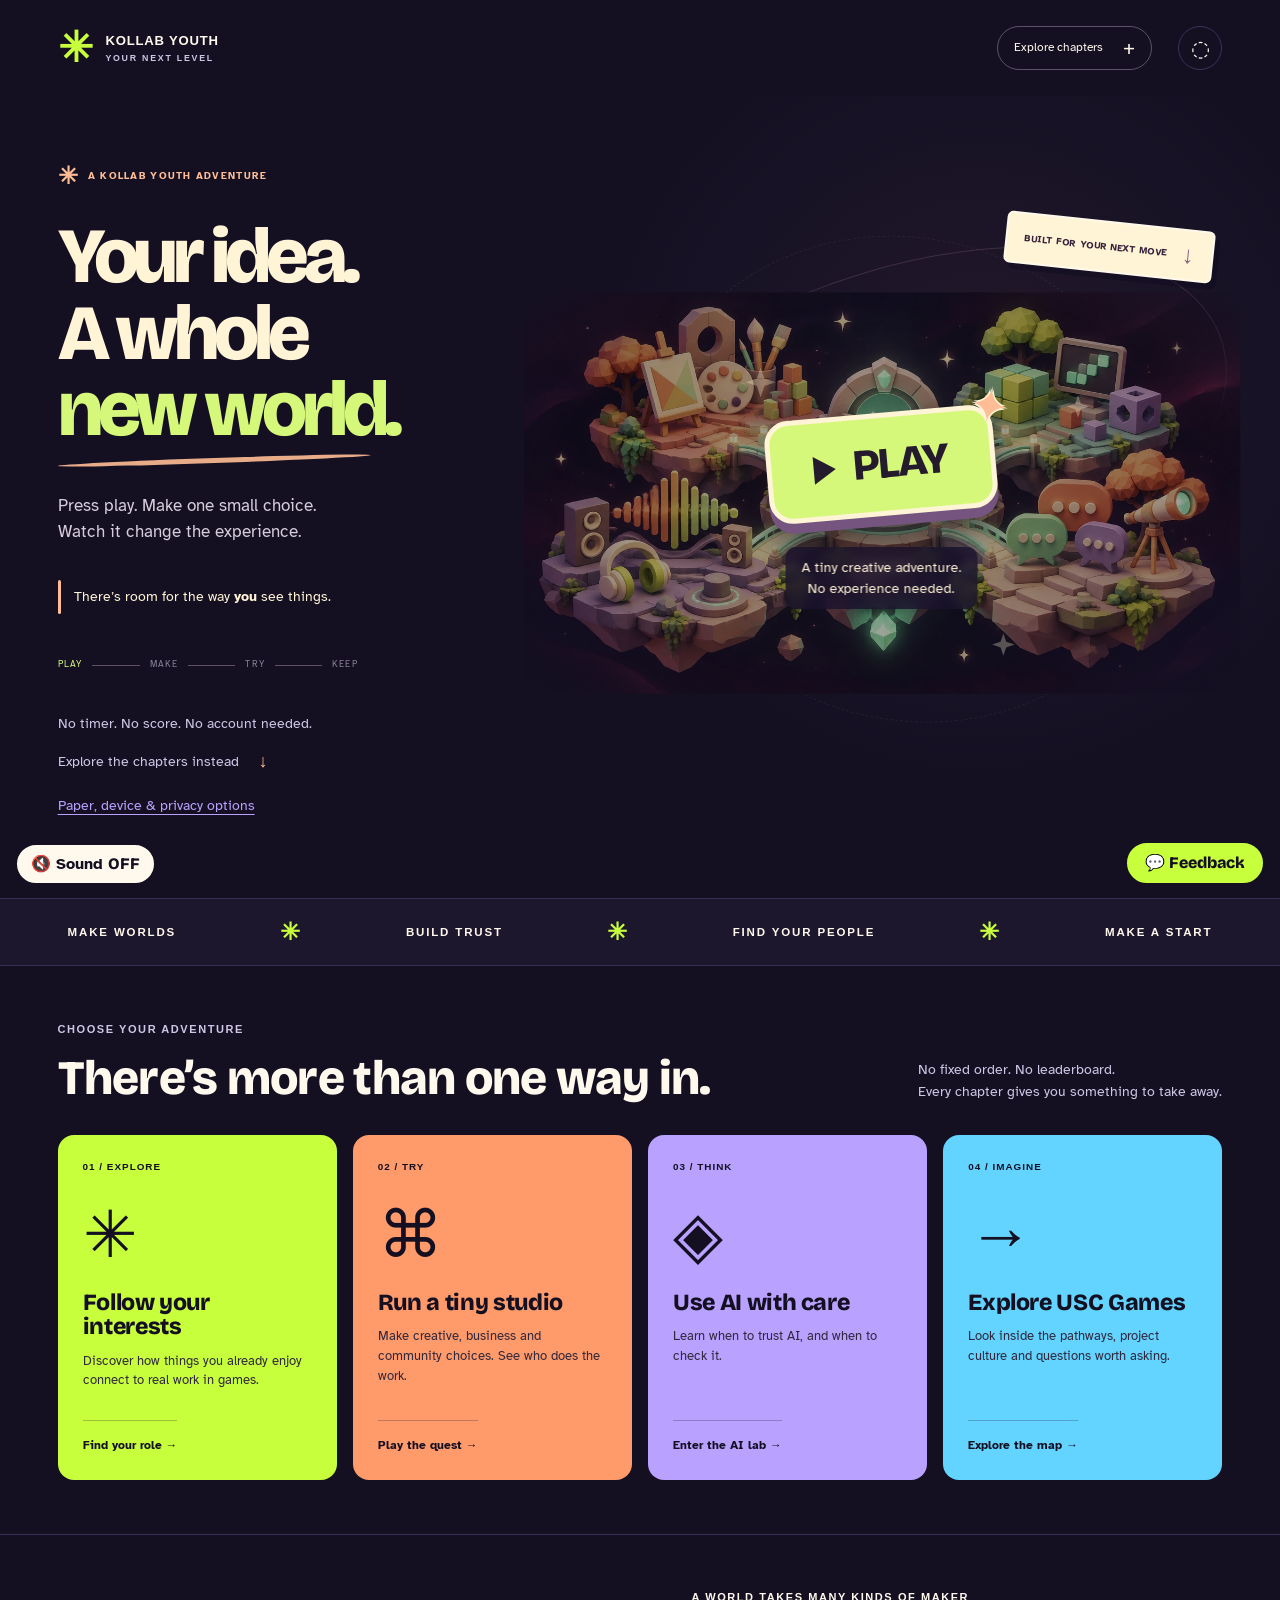
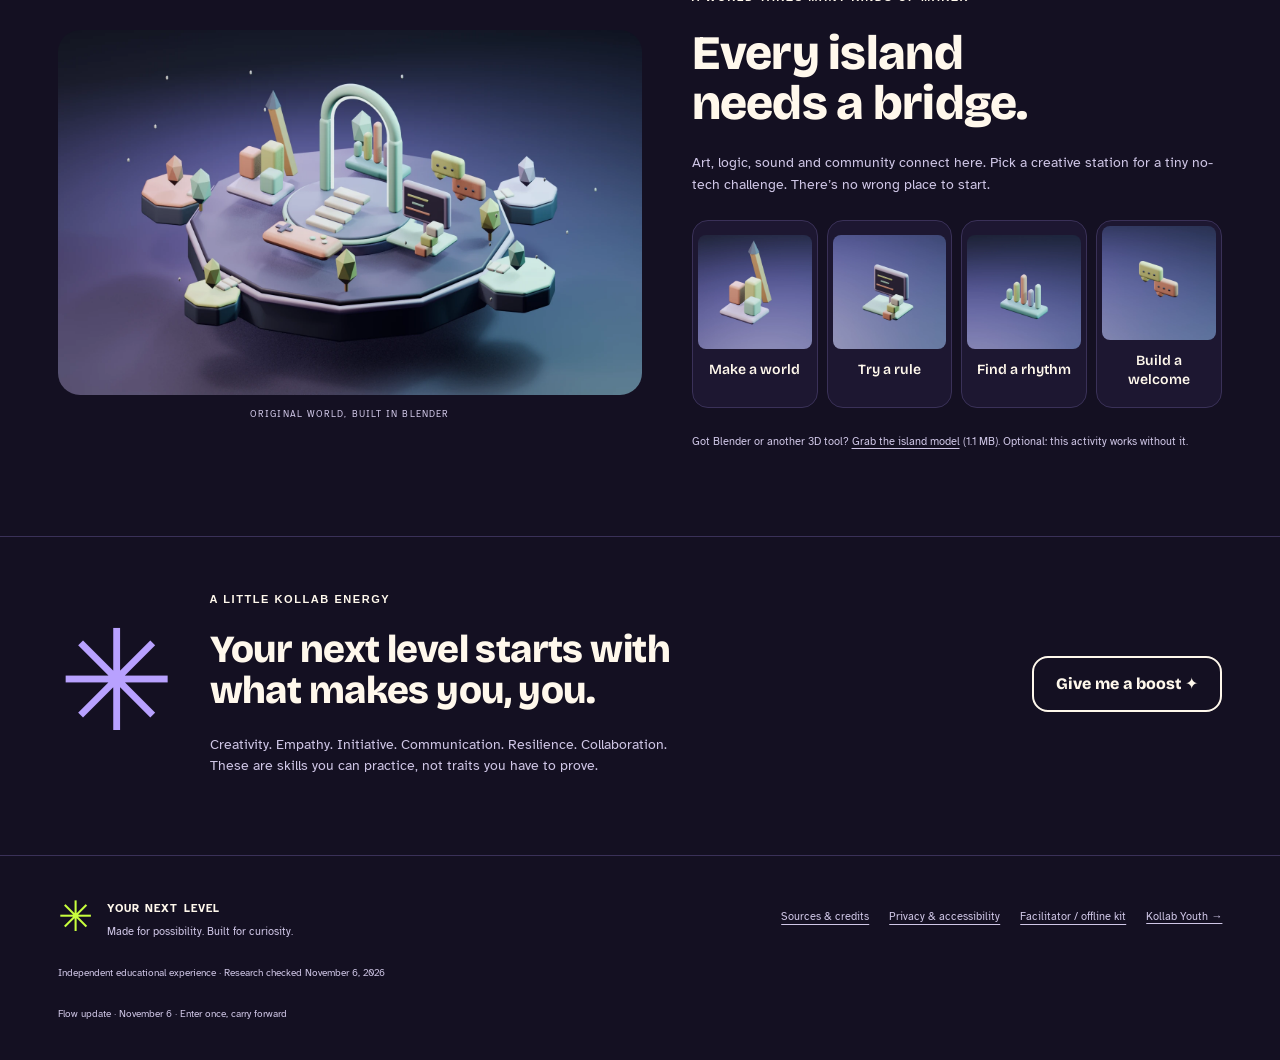
<file: index.html>
<!doctype html>
<!-- STYLE: Quest-log sticker HUD | WHY: first-time teen players need big legible type, chunky tappable choices and a game HUD showing progress at a glance, with the island art as the hero | ALT: the v8 soft-pastel editorial look, rejected because it read adult and tiny on phones -->

<html lang="en">
<head>
  <meta charset="utf-8"><meta name="viewport" content="width=device-width, initial-scale=1">
  <meta name="theme-color" content="#171328">
  <meta name="description" content="Your interests are a starting point. Explore game careers, build thoughtful AI habits, discover USC Games, and make your own next-level plan.">
  <meta name="kollab-version" content="v10.6 (Darby, 2026-11-06)">
  <title>Your Next Level · A Kollab Youth adventure</title>
  <link rel="stylesheet" href="styles.css">
  <link rel="stylesheet" href="arrival.css">
  <link rel="stylesheet" href="learning-support.css">
  <link rel="stylesheet" href="mobile-polish.css">
  <link rel="stylesheet" href="v9.css">
  <link rel="stylesheet" href="makeover.css">
</head>
<body class="home-surface">
  <a class="skip" href="#main">Skip to adventure</a>
  <header class="topbar">
    <a class="wordmark" href="#home" aria-label="Your Next Level home"><span class="brand-icon" aria-hidden="true">✳</span><span>KOLLAB YOUTH<span class="wordmark-sub">YOUR NEXT LEVEL</span></span></a>
    <button class="chapter-toggle" id="chapter-toggle" aria-expanded="false" aria-controls="navigation">Explore chapters <span aria-hidden="true">+</span></button>
    <nav aria-label="Adventure chapters" id="navigation">
      <button data-page="home" class="nav-button active" aria-current="page">Start</button>
      <button data-page="roles" class="nav-button">Find your role</button>
      <button data-page="studio" class="nav-button">Studio quest</button>
      <button data-page="ai" class="nav-button">AI with care</button>
      <button data-page="usc" class="nav-button">USC Games</button>
      <button data-page="plan" class="nav-button plan-nav">My next move <span id="saved-count" aria-label="saved missions">0</span></button>
    </nav>
    <button class="icon-button" id="motion-toggle" aria-pressed="false" title="Reduce decorative motion">◌ <span class="sr-only">Reduce decorative motion</span></button>
  </header>
  <main id="main">
    <section id="page-home" class="page active" aria-labelledby="home-title">
      <section class="arrival" aria-labelledby="home-title">
        <div class="arrival-copy">
          <span class="arrival-kicker"><span aria-hidden="true">✳</span> A KOLLAB YOUTH ADVENTURE</span>
          <h1 id="home-title">Your idea. <br>A whole <br><span>new world.</span></h1>
          <p class="arrival-lede">Press play. Make one small choice. <br>Watch it change the experience.</p>
          <div class="arrival-caption" id="arrival-caption"><span class="arrival-caption-line"></span><p>There’s room for the way <b>you</b> see things.</p></div>
          <div class="arrival-progress" aria-label="Creative challenge progress"><span class="current" data-arrival-step="0">PLAY</span><i></i><span data-arrival-step="1">MAKE</span><i></i><span data-arrival-step="2">TRY</span><i></i><span data-arrival-step="3">KEEP</span></div>
        </div>
        <div class="arrival-world" id="arrival-world" data-mood="start" data-stage="0">
          <div class="arrival-orbit" aria-hidden="true"></div><div class="arrival-orbit orbit-small" aria-hidden="true"></div>
          <div class="world-sticker" aria-hidden="true">BUILT FOR YOUR NEXT MOVE <span>↓</span></div>
          <div class="world-scene">
            <img id="world-base-art" class="world-illustration" src="assets/higgsfield-creation-island.webp" width="1344" height="752" alt="Four colorful floating creation islands surround an open doorway. Your choices add a route and a goal to this imagined world.">
            <video id="arrival-movie" class="arrival-movie" muted playsinline preload="none" aria-hidden="true" tabindex="-1"></video>
            <svg class="world-overlay" viewBox="0 0 800 480" aria-hidden="true"><defs><filter id="soft-glow"><feGaussianBlur stdDeviation="5"/></filter></defs><path class="route-glow" d="M140 360 Q210 390 285 320 Q345 260 400 215"/><path class="route-line" d="M140 360 Q210 390 285 320 Q345 260 400 215"/><g class="arrival-player" transform="translate(140 360)"><ellipse cx="0" cy="20" rx="20" ry="7" fill="#100a1a" opacity=".35"/><path d="M0-21 19 0 0 21-19 0Z" fill="#d5f87a" stroke="#fff9e9" stroke-width="4"/><circle cx="-5" cy="0" r="2" fill="#21182c"/><circle cx="5" cy="0" r="2" fill="#21182c"/></g><g class="arrival-sprout" transform="translate(405 220)"><path d="M0 0Q-5-23 0-48" fill="none" stroke="#d5f87a" stroke-width="7" stroke-linecap="round"/><path d="M-1-20Q-35-17-24-39Q0-45-1-20M0-32Q30-36 22-55Q-3-54 0-32" fill="#d5f87a" stroke="#fff9e9" stroke-width="3"/><path d="M0-48 0-61" stroke="#fff9e9" stroke-width="3"/><circle cx="0" cy="-67" r="9" fill="#ffb79e" stroke="#fff9e9" stroke-width="3"/></g><g class="arrival-bridge"><path d="M490 330Q550 290 620 315" stroke="#fff9e9" stroke-width="13" fill="none" stroke-linecap="round"/><path d="M490 330Q550 290 620 315" stroke="#ffb79e" stroke-width="7" fill="none" stroke-linecap="round"/><path d="M505 312 507 336M530 302 532 326M555 299 557 323M580 300 582 324M605 305 607 329" stroke="#271a35" stroke-width="3"/></g><g class="world-sparkles" fill="#fff4d6"><path d="m270 105 4 12 12 4-12 4-4 12-4-12-12-4 12-4z"/><path d="m610 135 3 9 9 3-9 3-3 9-3-9-9-3 9-3z"/><path d="m530 390 3 9 9 3-9 3-3 9-3-9-9-3 9-3z"/></g></svg>
            <div class="world-label" id="world-label" hidden><span class="world-label-dot"></span><span id="world-label-text"></span></div>
            <div class="world-note" id="world-note" hidden></div>
            <div class="start-play" id="start-play"><button id="arrival-play" class="giant-play"><span class="play-triangle" aria-hidden="true"></span><span>PLAY</span><span class="play-corner" aria-hidden="true">✦</span></button><p>A tiny creative adventure.<br>No experience needed.</p></div>
          </div>
          <div class="arrival-console" id="arrival-console" hidden></div>
          <div class="arrival-status" id="arrival-status" role="status" aria-live="polite"></div>
        </div>
        <div class="arrival-utility">
          <p class="arrival-access">No timer. No score. No account needed.</p>
          <button class="arrival-skip" id="skip-arrival">Explore the chapters instead <span aria-hidden="true">↓</span></button>
          <button class="arrival-device-link" id="arrival-device-note">Paper, device &amp; privacy options</button>
        </div>
      </section>
      <div class="marquee" aria-label="Many ways into games"><span>MAKE WORLDS</span><b>✳</b><span>BUILD TRUST</span><b>✳</b><span>FIND YOUR PEOPLE</span><b>✳</b><span>MAKE A START</span></div>
      <section class="section-pad" id="adventure-chapters">
        <div class="section-heading"><div><span class="eyebrow">CHOOSE YOUR ADVENTURE</span><h2>There’s more than one way in.</h2></div><p>No fixed order. No leaderboard.<br>Every chapter gives you something to take away.</p></div>
        <div class="chapter-grid">
          <button class="chapter lime" data-go="roles"><span class="chapter-num">01 / EXPLORE</span><span class="chapter-symbol">✳</span><h3>Follow your interests</h3><p>Discover how things you already enjoy connect to real work in games.</p><span class="chapter-link">Find your role →</span></button>
          <button class="chapter peach" data-go="studio"><span class="chapter-num">02 / TRY</span><span class="chapter-symbol">⌘</span><h3>Run a tiny studio</h3><p>Make creative, business and community choices. See who does the work.</p><span class="chapter-link">Play the quest →</span></button>
          <button class="chapter lavender" data-go="ai"><span class="chapter-num">03 / THINK</span><span class="chapter-symbol">◈</span><h3>Use AI with care</h3><p>Learn when to trust AI, and when to check it.</p><span class="chapter-link">Enter the AI lab →</span></button>
          <button class="chapter sky" data-go="usc"><span class="chapter-num">04 / IMAGINE</span><span class="chapter-symbol">→</span><h3>Explore USC Games</h3><p>Look inside the pathways, project culture and questions worth asking.</p><span class="chapter-link">Explore the map →</span></button>
        </div>
      </section>
      <section class="section-pad making-world"><div class="making-visual"><img loading="lazy" src="assets/blender-creation-island-clean.webp" alt="A low-poly floating island with an art station, puzzle towers, sound bars and a community circle, modeled in Blender."><span>ORIGINAL WORLD, BUILT IN BLENDER</span></div><div><span class="eyebrow">A WORLD TAKES MANY KINDS OF MAKER</span><h2>Every island<br>needs a bridge.</h2><p>Art, logic, sound and community connect here. Pick a creative station for a tiny no-tech challenge. There’s no wrong place to start.</p><div class="station-grid"><button data-station="art"><img loading="lazy" src="assets/card-worldmaking.webp" width="640" height="640" alt=""><span>Make a world</span></button><button data-station="logic"><img loading="lazy" src="assets/card-logic.webp" width="640" height="640" alt=""><span>Try a rule</span></button><button data-station="sound"><img loading="lazy" src="assets/card-sound.webp" width="640" height="640" alt=""><span>Find a rhythm</span></button><button data-station="community"><img loading="lazy" src="assets/card-community.webp" width="640" height="640" alt=""><span>Build a welcome</span></button></div><p class="tiny">Got Blender or another 3D tool? <a href="assets/creation-island.glb" download>Grab the island model</a> (1.1 MB). Optional: this activity works without it.</p></div></section>
      <section class="belong-banner section-pad"><span class="giant-asterisk">✳</span><div><span class="eyebrow">A LITTLE KOLLAB ENERGY</span><h2>Your next level starts with<br>what makes you, you.</h2><p>Creativity. Empathy. Initiative. Communication. Resilience. Collaboration.<br>These are skills you can practice, not traits you have to prove.</p></div><button class="button outline" id="home-boost">Give me a boost ✦</button></section>
    </section>

    <section id="page-roles" class="page" aria-labelledby="roles-title" hidden>
      <div class="page-intro"><span class="eyebrow">01 / THE INTEREST EXPLORER</span><h1 id="roles-title">Start with what<br>you <span class="text-lime">care about.</span></h1><p>Pick up to three interests. We’ll suggest places to explore, not decide who you are. You can change your mind anytime.</p></div>
      <div class="interest-layout section-pad"><div><div class="interest-grid" id="interests"></div><p class="tiny">These are starting points, not an aptitude test. Every role is open to explore.</p></div><aside class="signal-card"><span class="eyebrow">YOUR SIGNAL</span><span class="signal-symbol">✳</span><h3 id="signal-title">Curiosity counts.</h3><p id="signal-copy">You don’t need to know your dream job. Notice what you like doing, then try one small thing.</p><span id="selection-count" class="tiny">0 of 3 interests selected</span></aside></div>
      <div class="section-pad"><div class="section-heading"><div><span class="eyebrow">THE GAME INDUSTRY IS A TEAM SPORT</span><h2 id="match-title">Explore all four sides.</h2></div><div class="filters" id="role-filters" aria-label="Filter roles"><button class="filter active" data-filter="all" aria-pressed="true">All areas</button><button class="filter" data-filter="development" aria-pressed="false">Make the game</button><button class="filter" data-filter="monetization" aria-pressed="false">Fund it fairly</button><button class="filter" data-filter="distribution" aria-pressed="false">Reach players</button><button class="filter" data-filter="sentiment" aria-pressed="false">Listen to players</button></div></div><p class="role-glossary">Development means making the game. Monetization is how it is funded. Distribution helps it reach players. Player sentiment is listening to their reactions.</p><p id="role-results-note" class="role-results-note" role="status"></p><div id="role-grid" class="role-grid"></div><button class="button outline role-expand" id="show-more-roles" aria-expanded="false">Explore all roles</button><p class="source-note">Role names vary by studio. “Future-facing” describes evolving work and transferable skills, not a prediction or job guarantee.</p></div>
    </section>

    <section id="page-studio" class="page" aria-labelledby="studio-title" hidden>
      <div class="page-intro"><span class="eyebrow">02 / PLAY THE STUDIO QUEST</span><h1 id="studio-title">Small studio.<br><span class="text-peach">Big decisions.</span></h1><p>Your fictional team is making <em>Common Ground</em>, a cozy game about turning an empty lot into a neighborhood garden. You get to help shape it.</p></div>
      <div class="quest-wrap section-pad"><div class="quest-sidebar"><div class="game-box"><div class="garden-art" aria-hidden="true"><span>✿</span><span>❋</span><span>✿</span></div><span>COMMON GROUND</span><small>A fictional studio simulation</small></div><ol class="quest-steps" id="quest-steps"></ol><p class="tiny">No countdown. No trick answers. Replaying is part of learning.</p></div><div id="quest-content" class="quest-content" aria-live="polite"></div></div>
    </section>

    <section id="page-ai" class="page" aria-labelledby="ai-title" hidden>
      <div class="page-intro"><span class="eyebrow">03 / THE THOUGHTFUL AI LAB</span><h1 id="ai-title">More judgment.<br><span class="text-lavender">Less autopilot.</span></h1><p>Being AI-literate doesn’t mean generating more. It means knowing when AI helps, what to question, and when another tool is enough.</p></div>
      <div class="ai-principles section-pad"><div class="principle"><span>01</span><h3>Start with the need</h3><p>Could paper, a search, a spreadsheet, or your own skills do the job well? “No AI needed” is a smart choice.</p></div><div class="principle"><span>02</span><h3>Make a small test</h3><p>Write a clear brief. If you use AI, try a small output first, reuse useful results, and stop when it meets the need.</p></div><div class="principle"><span>03</span><h3>Check the result</h3><p>Verify facts and code. Check representation, consent, copyright and accessibility. A confident output can still be wrong.</p></div></div>
      <div class="section-pad ai-lab"><div class="section-heading"><div><span class="eyebrow">TRY A REAL-WORLD CHOICE</span><h2>What would you do?</h2></div><div class="mini-tabs" id="ai-tabs"></div></div><div id="ai-scenario" class="scenario-card" aria-live="polite"></div></div>
      <section class="section-pad"><div class="climate-card"><div><span class="eyebrow">ENVIRONMENTAL REALITY CHECK</span><h2>Thoughtful use.<br>Honest limits.</h2></div><div><p>AI uses electricity, and its infrastructure also has water, materials and hardware impacts. The footprint depends on the model, task, data center, energy mix and scale. There isn’t one reliable “grams per prompt” number for every tool.</p><p>Choose the smallest suitable tool, avoid endless regenerations, and prefer reusable work. Text, image and video tasks are not interchangeable. Don’t assume a local model is always greener, or that an AI choice has zero impact.</p><p class="tiny">These are practical habits, not a carbon calculator. Bigger system choices by providers, businesses and policymakers matter too.</p><button class="text-button" data-mission="ai-audit">Add a 20-minute AI audit to my plan →</button></div></div></section>
      <section class="section-pad"><span class="eyebrow">LITERACY THAT TRAVELS</span><h2>Build a process you can explain.</h2><div class="four-grid"><article><span class="tile-icon">?</span><h3>Ask better questions</h3><p>State the task, constraints and what a good result looks like before opening a tool.</p></article><article><span class="tile-icon">⌕</span><h3>Verify one claim</h3><p>Find an independent, reliable source. Keep the link and note what you checked.</p></article><article><span class="tile-icon">◇</span><h3>Protect people</h3><p>Use invented or public practice data. Don’t upload names, private chats, faces or other people’s work without appropriate permission.</p></article><article><span class="tile-icon">↺</span><h3>Show your decisions</h3><p>Keep a tiny log: tool, purpose, what you changed, what you rejected and why. Disclose AI help when required.</p></article></div></section>
    </section>

    <section id="page-usc" class="page" aria-labelledby="usc-title" hidden>
      <div class="page-intro usc-intro"><div><span class="eyebrow">04 / A LOOK INSIDE USC GAMES</span><h1 id="usc-title">One game world.<br><span class="text-sky">Different doors.</span></h1><p>USC Games connects work across the School of Cinematic Arts and the Viterbi School of Engineering. Explore the routes and the questions that help you find a fit.</p></div><div class="usc-stamp" aria-hidden="true"><span>CREATE<br>BUILD<br>COLLAB</span><small>EXPLORE A POSSIBILITY</small></div></div>
      <div class="section-pad"><div class="callout"><b>This is an independent exploration, not an official USC or Kollab publication.</b><p>Programs and applications can change. Use the official links for current requirements, deadlines and costs. USC is one possible route, not the only way into games.</p></div></div>
      <div class="section-pad"><div class="section-heading"><div><span class="eyebrow">UNDERGRADUATE ROUTE FINDER</span><h2>What would you like to make?</h2></div><span class="tiny">Select a route to look closer.</span></div><div class="usc-tabs" id="usc-tabs" role="tablist" aria-label="USC undergraduate routes"></div><article class="usc-detail" id="usc-detail" aria-live="polite"></article></div>
      <section class="section-pad"><span class="eyebrow">HOW TO EXPLORE, BEFORE YOU APPLY</span><h2>Try the questions, not just the label.</h2><div class="three-grid"><article class="explore-card"><span>01 / NOTICE</span><h3>Play like a designer</h3><p>Try a student game or watch a showcase. What is the player trying to do? How does the game teach it? Where does it include or exclude someone?</p><a href="https://games.usc.edu/" target="_blank" rel="noopener">Visit the official USC Games hub →</a></article><article class="explore-card"><span>02 / MAKE</span><h3>Build one tiny thing</h3><p>A paper prototype, a one-room game, a short interactive story or a game-art study can help you test an interest. Keep your first version and your improvements.</p><button class="text-button" data-mission="usc-prototype">Add a prototype mission →</button></article><article class="explore-card"><span>03 / ASK</span><h3>Bring good questions</h3><p>Ask how students form teams, what a first-year project looks like, which tools are supported, and how advising and access needs are handled.</p><button class="text-button" data-mission="usc-questions">Add my visit questions →</button></article></div></section>
      <section class="section-pad"><div class="section-heading"><div><span class="eyebrow">MAKE AN INFORMED NEXT MOVE</span><h2>Application checkpoints.</h2></div></div><div class="checkpoints"><details open><summary>1. Choose the exact degree and school</summary><p>Computer Science (Games) belongs to Viterbi. The BFA pathways listed here belong to Cinematic Arts. Their application processes are different. Read the degree page and the application page together.</p><a href="https://games.usc.edu/degrees" target="_blank" rel="noopener">Official degree overview →</a></details><details><summary>2. Check requirements for your entry route</summary><p>First-year, transfer and graduate applicants have different instructions. Confirm the current application cycle, required materials and any portfolio or supplement directly with the relevant school. This guide does not provide deadline or admission guarantees.</p><a href="https://viterbiadmission.usc.edu/apply/" target="_blank" rel="noopener">Current Viterbi guidance →</a></details><details><summary>3. Plan the full cost and support conversation</summary><p>Look beyond tuition to housing, equipment, travel and supplies. Compare financial aid and net cost, not only a headline price. Ask the university about need-based aid, scholarships, accommodations and support. Do not assume a particular scholarship or admission outcome.</p><a href="https://financialaid.usc.edu/" target="_blank" rel="noopener">USC Financial Aid →</a></details><details><summary>4. Keep more than one good path open</summary><p>Community college, transfer routes, other schools, apprenticeships where offered, community projects and independent practice can also build skills. A degree is one resource; a clear process, teamwork and evidence of what you can do matter too.</p></details></div></section>
      <section class="section-pad"><div class="mentor-note"><span>✦</span><div><h3>A better question than “Am I good enough?”</h3><p>“What could I try next, and who could help me learn from it?” Bring that question to a teacher, counselor, mentor or trusted adult.</p></div></div></section>
    </section>

    <section id="page-plan" class="page" aria-labelledby="plan-title" hidden>
      <div class="page-intro"><span class="eyebrow">05 / YOUR NEXT MOVE</span><h1 id="plan-title">Make it small.<br><span class="text-lime">Make it yours.</span></h1><p>You don’t need a perfect career plan. Choose a little experiment, make something, and notice what you learn.</p></div>
      <div class="section-pad plan-layout"><div><div class="plan-toolbar"><span id="plan-total">Your mission list</span><button class="text-button" id="clear-plan">Reset this session</button></div><div id="mission-list"></div><div class="starter-prompt" id="empty-plan"><span>✳</span><h3>Your next move is waiting.</h3><p>Explore a role and save a mission, or start with this no-tech challenge.</p><button class="button primary" data-mission="paper-game">Make a paper game</button></div><details class="process-notes"><summary>Add optional notes — your choices are already in your missions</summary><span class="eyebrow">OPTIONAL / KEEP YOUR THINKING, TOO</span><h3 id="process-title">What did you try, notice and change?</h3><p>Use your own language, a short phrase or a sketch on paper. These fields stay only in this tab. Leave names and personal details out.</p><div class="reflection-grid"><label>My contribution<textarea data-reflection="made" maxlength="240" rows="3" dir="auto" placeholder="I wrote, drew or changed…"></textarea><span class="reflection-print" data-reflection-print="made">Not added</span></label><label>What I or a tester noticed<textarea data-reflection="observed" maxlength="240" rows="3" dir="auto" placeholder="The player expected… / I was unsure about…"></textarea><span class="reflection-print" data-reflection-print="observed">Not added</span></label><label>One revision<textarea data-reflection="revised" maxlength="240" rows="3" dir="auto" placeholder="I changed… because…"></textarea><span class="reflection-print" data-reflection-print="revised">Not added</span></label><label>My next small step<textarea data-reflection="next" maxlength="180" rows="3" dir="auto" placeholder="Next I will try…"></textarea><span class="reflection-print" data-reflection-print="next">Not added</span></label><label>When feels realistic?<select data-reflection="when"><option value="">Choose, or leave blank</option><option>Today</option><option>This week</option><option>When I have access to what I need</option><option>I will choose on paper</option></select><span class="reflection-print" data-reflection-print="when">Not added</span></label><label>What would help?<select data-reflection="support"><option value="">Choose, or leave blank</option><option>I can start with what I have</option><option>A device or materials</option><option>A trusted person’s feedback</option><option>A teammate</option><option>A quiet place or more time</option><option>I will ask Kollab staff about support</option></select><span class="reflection-print" data-reflection-print="support">Not added</span></label></div><p class="tiny">You can ask a trusted adult or Kollab staff what support is available. This activity does not arrange a mentor, placement or follow-up.</p></details><p class="session-warning plan-session-warning">Only in this tab, not saved to an account. Download before closing or reloading.</p><div class="button-row"><button class="button primary" id="download-plan">Download my plan ↓</button><button class="button outline" id="print-plan">Print / save PDF →</button></div><p class="tiny">Your choices stay in this page’s memory only. They are not sent to a server. Download before closing or reloading. Use initials or invented examples in your own project files.</p></div><aside class="plan-aside"><span class="eyebrow">YOUR SIMPLE LEARNING LOOP</span><h2>Try.<br>Notice.<br><span class="text-lime">Improve.</span></h2><ol><li><b>Today:</b> Choose one 15–30 minute step.</li><li><b>This week:</b> Show a rough version to someone you trust.</li><li><b>Next:</b> Make one change based on feedback.</li><li><b>Keep:</b> A before/after and three sentences about what you learned.</li></ol><button class="button outline" id="plan-boost">One more boost ✦</button></aside></div>
      <section class="section-pad companion-section" aria-labelledby="companion-title"><div class="companion-copy"><span class="eyebrow">OPTIONAL / YOUR TAKE-ALONG CHECKPOINTS</span><h2 id="companion-title">Your next<br>small quest.</h2><p>A little reminder for the next time you make something. Use the four checkpoints in any order, and skip AI when a simpler tool is enough.</p><ol class="companion-steps"><li><b>Make a tiny thing.</b> Sketch a character, write one choice, or build one playful rule.</li><li><b>Test with care.</b> Ask one person what they felt, or test both paths yourself. Change one thing.</li><li><b>If AI helps, ask and check.</b> Use one focused question. Verify the answer. Keep private details out.</li><li><b>Save your proof.</b> Keep your idea, your decisions, and what you learned.</li></ol><p class="tiny">You already have a starting point. Your interests count.</p></div><figure class="companion-art"><img loading="lazy" width="596" height="336" src="assets/canva-mission-cards-saved.webp" alt="Your next small quest: four illustrated checkpoint cards for making, testing, checking AI and saving proof. The complete guidance is in the adjacent text."><figcaption>Original checkpoint artwork created in Canva. This is a small screen preview, not a print-resolution export.</figcaption><p class="tiny">The companion artwork and complete instructions are included here. No Canva account is needed.</p></figure></section>
      <section class="section-pad"><div class="mentor-note"><span>→</span><div><h3>Bring a friend. Switch roles.</h3><p>One person makes, one person tests, then swap. You both get to be the expert and the learner. That is Kollab energy.</p></div></div></section>
    </section>
    <section id="page-facilitator" class="page" aria-labelledby="facilitator-title" hidden><div class="page-intro"><span class="eyebrow">OPTIONAL / FOR A FACILITATOR OR TRUSTED ADULT</span><h1 id="facilitator-title">A small session.<br><span class="text-peach">A real next step.</span></h1><p>Choose a time box and a device setup. This is a suggested workshop plan, not an official Kollab program or a promise of support.</p></div><section class="section-pad"><div class="facilitator-access"><h2>Plan for devices and connectivity.</h2><p>Open the activity by link, or use the downloadable offline kit. No student account or AI subscription is needed. Check school-device restrictions, downloads and printing before the session. Ask permission before sharing anyone’s work.</p><div class="button-row"><a class="button primary" href="assets/kollab-offline-kit.zip" download>Download offline kit ↓</a><a class="button outline" href="workshop-kit.html" target="_blank" rel="noopener">Open printable guide &amp; worksheet →</a></div><p class="tiny">Open index.html from the extracted kit in a modern browser. The activities work offline; official source links need internet. Check downloads, printing and school-device restrictions in advance.</p></div></section><section class="section-pad"><div class="section-heading"><div><span class="eyebrow">KEEP IT FINISHABLE</span><h2>Pick a session length.</h2></div><div class="filters" id="session-times" aria-label="Suggested session duration"><button class="filter active" data-session="5" aria-pressed="true">5 minutes</button><button class="filter" data-session="15" aria-pressed="false">15 minutes</button><button class="filter" data-session="30" aria-pressed="false">30 minutes</button></div></div><div id="session-agenda" class="session-agenda" aria-live="polite"></div></section><section class="section-pad"><div class="three-grid"><article class="explore-card"><span>ONE PERSON / ONE DEVICE</span><h3>Solo is a valid route.</h3><p>Let the learner choose a fictional scene, try both paths, and note what remains uncertain. A partner is an option, not a requirement.</p></article><article class="explore-card"><span>ONE SHARED DEVICE</span><h3>Switch maker and tester.</h3><p>One person suggests a change, another tries it, then swap. Quiet pointing, writing and observing count. Do not collect names or compare scores.</p></article><article class="explore-card"><span>PAPER / LOW CONNECTIVITY</span><h3>Use the same learning loop.</h3><p>Write one instruction, draw a tiny scene, ask what the player can do, and revise one thing. The printable worksheet works without this website.</p></article></div></section><section class="section-pad"><div class="facilitator-debrief"><span class="eyebrow">THREE QUESTIONS, NO PUBLIC PERFORMANCE REQUIRED</span><h2>Make the learning visible.</h2><ol><li>What did you contribute or change?</li><li>What did the test show, and what is still uncertain?</li><li>What is one realistic next step, and what would help?</li></ol><p>Evidence can be a before/after sketch, an instruction, a rule, or a short explanation. Completing clicks is not evidence of job readiness. Ask before showing anyone’s work; opting out of sharing does not reduce participation.</p></div></section><section class="section-pad"><div class="callout"><b>Care, culture and safe participation</b><p>Invite a language, story context or style the learner knows. Offer plain words, a drawing or an optional explanation across languages. Do not ask anyone to represent a whole culture.</p><p>Allow passing, breaks, quiet participation and paper alternatives. If a personal safety concern comes up, pause public discussion and follow your organization’s safeguarding and reporting procedures. Do not ask for sensitive details in this activity or promise secrecy.</p></div></section></section>
  </main>
  <footer><div class="footer-brand"><span class="brand-icon">✳</span><div><b>YOUR NEXT LEVEL</b><p>Made for possibility. Built for curiosity.</p></div></div><div class="footer-links"><button id="sources-button">Sources & credits</button><button id="privacy-button">Privacy & accessibility</button><button data-go="facilitator">Facilitator / offline kit</button><a href="https://kollabyouth.org/" target="_blank" rel="noopener">Kollab Youth →</a></div><p class="tiny">Independent educational experience · Research checked November 6, 2026</p><p class="tiny">Flow update · November 6 · Enter once, carry forward</p></footer>
  <dialog id="detail-dialog"><button class="dialog-close icon-button" aria-label="Close dialog">×</button><div id="dialog-content"></div></dialog>
  <div id="toast" role="status" aria-live="polite"></div>
  <script src="app.js" defer></script>
  <script src="world-art.js" defer></script>
  <script src="arrival-movie.js" defer></script>
  <script src="arrival.js" defer></script>
  <script src="learning-support.js" defer></script>
  <script src="makeover.js" defer></script>
  <script src="feedback.js" defer></script>
</body>
</html>
</file>
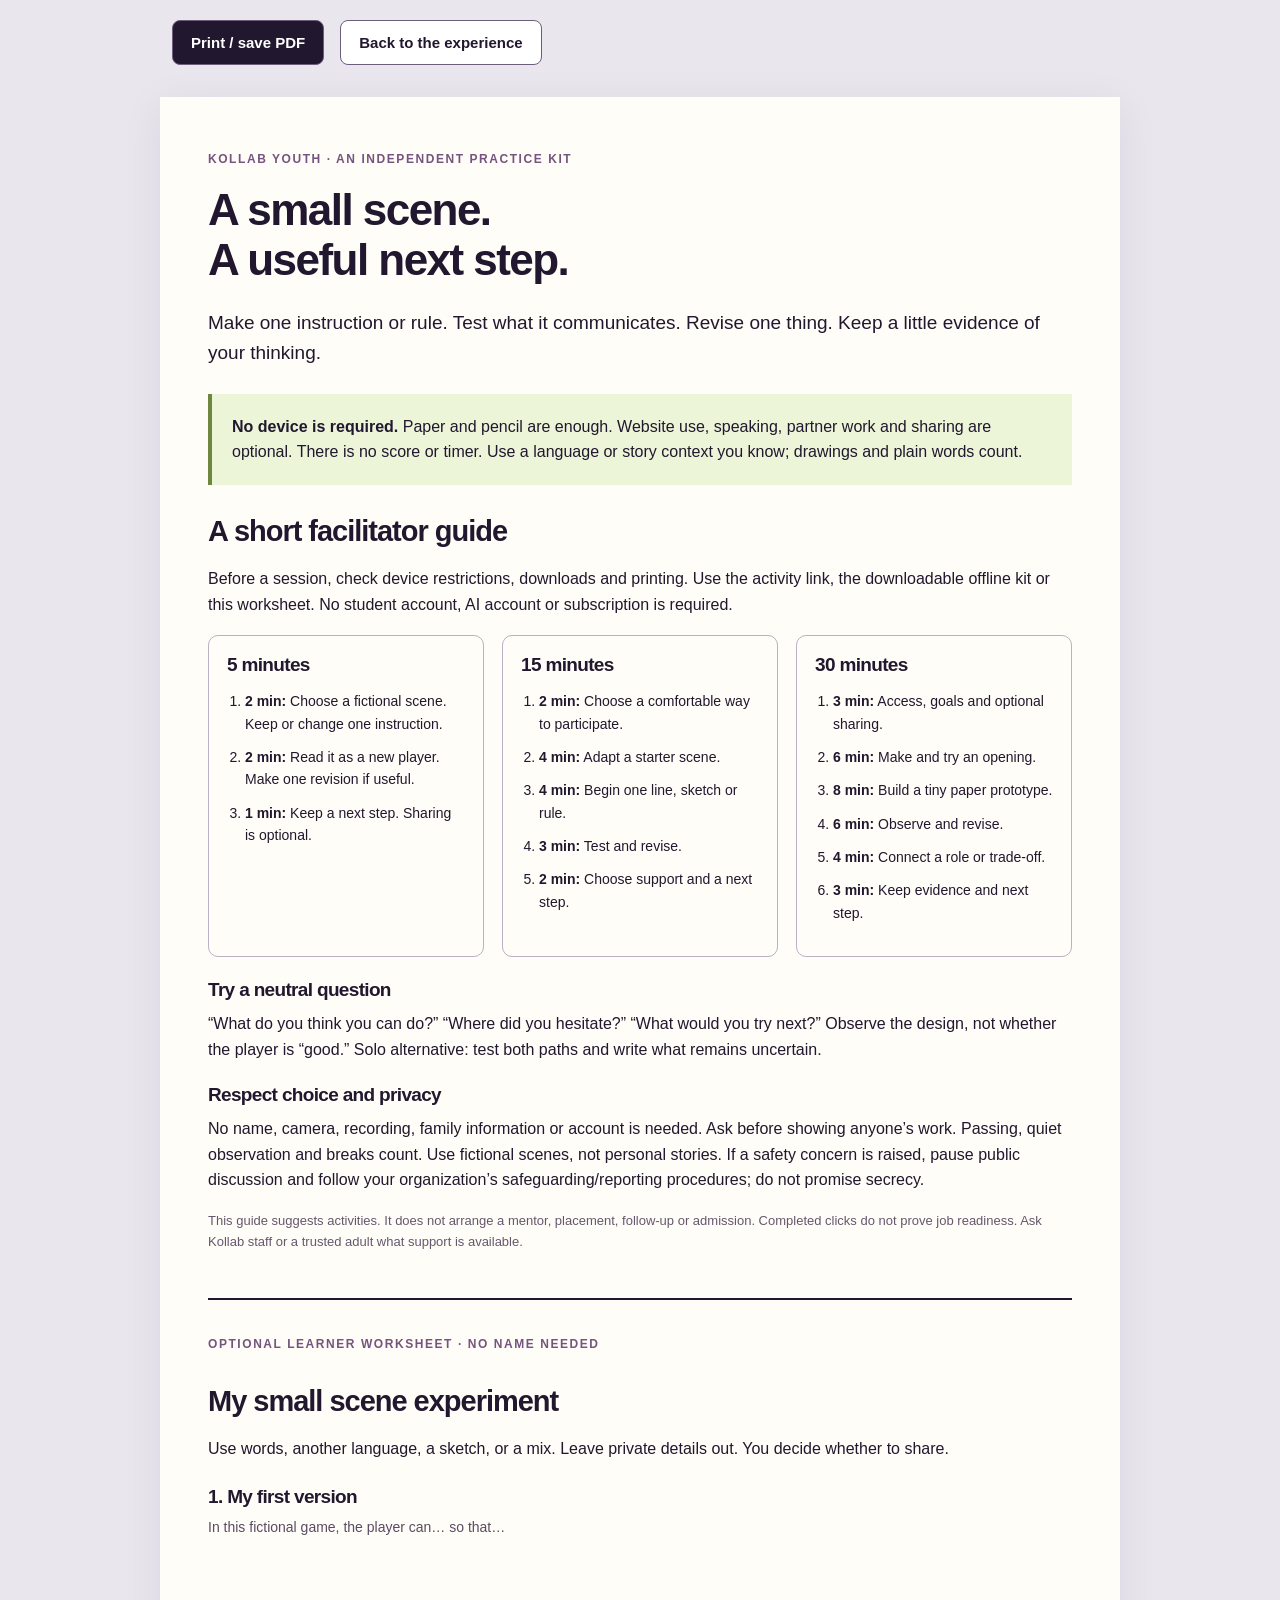
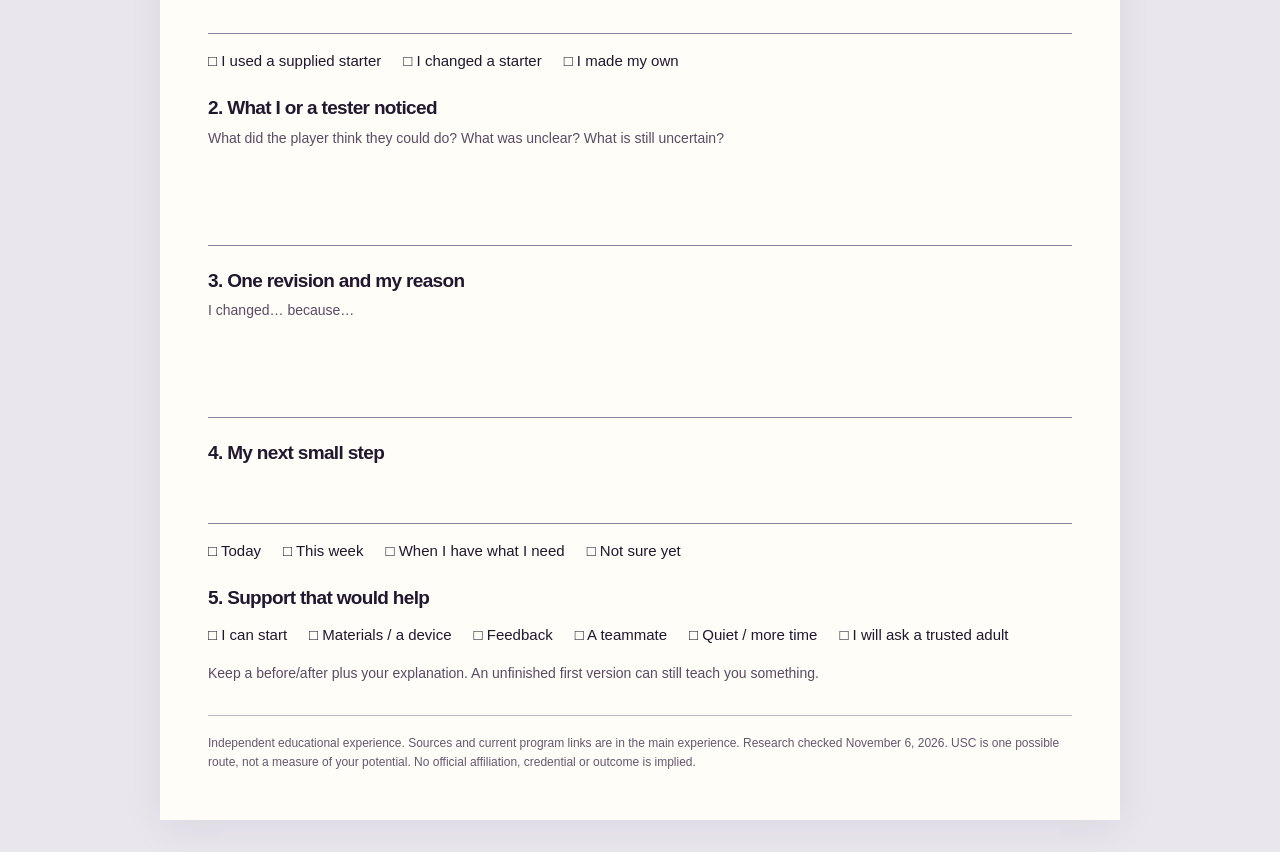
<file: workshop-kit.html>
<!doctype html><html lang="en"><head><meta charset="utf-8"><meta name="viewport" content="width=device-width,initial-scale=1"><title>Kollab Youth · Small Scene Workshop Kit</title><style>
*{box-sizing:border-box}body{margin:0;background:#e9e6ee;color:#21172e;font:16px/1.6 Arial,sans-serif}main{max-width:960px;margin:32px auto;padding:48px;background:#fffdf7;box-shadow:0 8px 40px #21172e12}h1,h2,h3{line-height:1.15;letter-spacing:-.035em}h1{font-size:44px;margin:14px 0 22px}h2{font-size:29px;margin:30px 0 18px}h3{font-size:19px;margin:22px 0 10px}p{margin:0 0 18px}.kicker{font-size:12px;font-weight:bold;letter-spacing:.13em;color:#75547f}.intro{font-size:19px}.callout{background:#edf5d9;border-left:4px solid #6f863f;padding:20px;margin:25px 0}.toolbar{max-width:960px;margin:20px auto;display:flex;gap:16px;align-items:center;padding:0 12px}.toolbar button,.toolbar a{font:600 15px Arial,sans-serif;padding:13px 18px;border:1px solid #6d5d7a;border-radius:8px;background:#21172e;color:white;text-decoration:none;cursor:pointer}.toolbar a{background:white;color:#21172e}.agenda{display:grid;grid-template-columns:1fr 1fr 1fr;gap:18px}.agenda article{border:1px solid #b9b0c4;padding:18px;border-radius:10px}.agenda h3{margin-top:0}.agenda ol{padding-left:18px;font-size:14px}.agenda li{margin-bottom:11px}.small{font-size:13px;color:#66576f}.line{border-bottom:1px solid #8e8199;min-height:52px;margin-bottom:12px}.long{min-height:78px}.worksheet{border-top:2px solid #21172e;margin-top:45px;padding-top:30px}.worksheet h3{margin:24px 0 8px}.checks{display:flex;flex-wrap:wrap;gap:10px 22px;font-size:15px;margin:15px 0}.prompt{color:#5a4b64;font-size:14px}.foot{border-top:1px solid #bfb5c7;padding-top:18px;margin-top:30px;font-size:12px;color:#66576f}@media(max-width:650px){main{margin:0;padding:28px 22px}h1{font-size:34px}.agenda{grid-template-columns:1fr}.toolbar{flex-wrap:wrap}.intro{font-size:17px}}@media print{@page{size:A4;margin:17mm}body{background:white;font:10pt/1.5 Arial,sans-serif}main{max-width:none;margin:0;padding:0;box-shadow:none}.toolbar{display:none}h1{font-size:28pt}h2{font-size:20pt}h3{font-size:13pt}.intro{font-size:12pt}.small,.prompt{font-size:9pt}.agenda{gap:10px}.agenda article{padding:12px}.agenda ol{font-size:9pt}.callout{padding:14px}.worksheet{break-before:page;border-top:0;padding-top:0;margin-top:0}.line{min-height:40px}.long{min-height:58px}.foot{font-size:8pt}.no-break{break-inside:avoid}}
</style></head><body><div class="toolbar"><button onclick="window.print()">Print / save PDF</button><a href="index.html">Back to the experience</a></div><main><span class="kicker">KOLLAB YOUTH · AN INDEPENDENT PRACTICE KIT</span><h1>A small scene.<br>A useful next step.</h1><p class="intro">Make one instruction or rule. Test what it communicates. Revise one thing. Keep a little evidence of your thinking.</p><div class="callout"><b>No device is required.</b> Paper and pencil are enough. Website use, speaking, partner work and sharing are optional. There is no score or timer. Use a language or story context you know; drawings and plain words count.</div><h2>A short facilitator guide</h2><p>Before a session, check device restrictions, downloads and printing. Use the activity link, the downloadable offline kit or this worksheet. No student account, AI account or subscription is required.</p><div class="agenda"><article><h3>5 minutes</h3><ol><li><b>2 min:</b> Choose a fictional scene. Keep or change one instruction.</li><li><b>2 min:</b> Read it as a new player. Make one revision if useful.</li><li><b>1 min:</b> Keep a next step. Sharing is optional.</li></ol></article><article><h3>15 minutes</h3><ol><li><b>2 min:</b> Choose a comfortable way to participate.</li><li><b>4 min:</b> Adapt a starter scene.</li><li><b>4 min:</b> Begin one line, sketch or rule.</li><li><b>3 min:</b> Test and revise.</li><li><b>2 min:</b> Choose support and a next step.</li></ol></article><article><h3>30 minutes</h3><ol><li><b>3 min:</b> Access, goals and optional sharing.</li><li><b>6 min:</b> Make and try an opening.</li><li><b>8 min:</b> Build a tiny paper prototype.</li><li><b>6 min:</b> Observe and revise.</li><li><b>4 min:</b> Connect a role or trade-off.</li><li><b>3 min:</b> Keep evidence and next step.</li></ol></article></div><h3>Try a neutral question</h3><p>“What do you think you can do?” “Where did you hesitate?” “What would you try next?” Observe the design, not whether the player is “good.” Solo alternative: test both paths and write what remains uncertain.</p><h3>Respect choice and privacy</h3><p>No name, camera, recording, family information or account is needed. Ask before showing anyone’s work. Passing, quiet observation and breaks count. Use fictional scenes, not personal stories. If a safety concern is raised, pause public discussion and follow your organization’s safeguarding/reporting procedures; do not promise secrecy.</p><p class="small">This guide suggests activities. It does not arrange a mentor, placement, follow-up or admission. Completed clicks do not prove job readiness. Ask Kollab staff or a trusted adult what support is available.</p><section class="worksheet"><span class="kicker">OPTIONAL LEARNER WORKSHEET · NO NAME NEEDED</span><h2>My small scene experiment</h2><p>Use words, another language, a sketch, or a mix. Leave private details out. You decide whether to share.</p><h3>1. My first version</h3><p class="prompt">In this fictional game, the player can… so that…</p><div class="line long"></div><div class="checks"><span>□ I used a supplied starter</span><span>□ I changed a starter</span><span>□ I made my own</span></div><h3>2. What I or a tester noticed</h3><p class="prompt">What did the player think they could do? What was unclear? What is still uncertain?</p><div class="line long"></div><h3>3. One revision and my reason</h3><p class="prompt">I changed… because…</p><div class="line long"></div><h3>4. My next small step</h3><div class="line"></div><div class="checks"><span>□ Today</span><span>□ This week</span><span>□ When I have what I need</span><span>□ Not sure yet</span></div><h3>5. Support that would help</h3><div class="checks"><span>□ I can start</span><span>□ Materials / a device</span><span>□ Feedback</span><span>□ A teammate</span><span>□ Quiet / more time</span><span>□ I will ask a trusted adult</span></div><p class="prompt">Keep a before/after plus your explanation. An unfinished first version can still teach you something.</p></section><div class="foot">Independent educational experience. Sources and current program links are in the main experience. Research checked November 6, 2026. USC is one possible route, not a measure of your potential. No official affiliation, credential or outcome is implied.</div></main></body></html>
</file>
<file: styles.css>
:root{--ink:#171328;--deep:#100e1b;--panel:#221d36;--panel2:#2a243f;--paper:#f7f5ed;--muted:#b9b3c9;--line:#3b344f;--lime:#d5f87a;--peach:#ffb79e;--lavender:#c1b0ff;--sky:#a3d8ed;--radius:22px}
*{box-sizing:border-box}html{scroll-behavior:smooth}body{margin:0;background:var(--ink);color:var(--paper);font:16px/1.6 'DM Sans',Arial,sans-serif}button,input{font:inherit}button,a{-webkit-tap-highlight-color:transparent}button{cursor:pointer}a{color:inherit;text-underline-offset:4px}button:focus-visible,a:focus-visible,summary:focus-visible{outline:3px solid var(--lime);outline-offset:5px}button:disabled{opacity:.55;cursor:not-allowed}button{color:inherit}h1,h2,h3,h4,.wordmark,.chapter-num,.eyebrow{font-family:'Space Grotesk',Arial,sans-serif}h1,h2,h3,h4,p{margin-top:0}h1{font-size:clamp(3rem,6.3vw,6.4rem);line-height:1.04;letter-spacing:-.065em;font-weight:600;margin-bottom:30px}h2{font-size:clamp(1.9rem,3.2vw,3.2rem);letter-spacing:-.045em;line-height:1.1;margin-bottom:24px}h3{font-size:1.45rem;line-height:1.2;letter-spacing:-.025em}p{color:var(--muted)}button{border:0;background:none}strong,b{font-weight:700}.tiny{font-size:.78rem;line-height:1.6;color:var(--muted)}.eyebrow{display:block;letter-spacing:.14em;font-size:.69rem;font-weight:700;margin-bottom:22px}.text-lime{color:var(--lime)}.text-peach{color:var(--peach)}.text-lavender{color:var(--lavender)}.text-sky{color:var(--sky)}.sr-only{position:absolute;width:1px;height:1px;padding:0;margin:-1px;overflow:hidden;clip:rect(0,0,0,0);white-space:nowrap;border:0}.skip{position:absolute;left:15px;top:-70px;background:var(--lime);color:var(--ink);z-index:100;padding:12px 20px;border-radius:8px}.skip:focus{top:15px}
.topbar{max-width:1560px;margin:auto;padding:26px 4.5%;display:flex;align-items:center;gap:26px;border-bottom:1px solid var(--line)}.wordmark{display:flex;align-items:center;gap:12px;font-weight:700;text-decoration:none;font-size:.82rem;letter-spacing:.06em;line-height:1.3;flex-shrink:0}.brand-icon{font-size:42px;line-height:1;color:var(--lime)}.wordmark-sub{display:block;font-size:.55rem;letter-spacing:.2em;color:var(--muted);margin-top:4px}nav{display:flex;align-items:center;justify-content:flex-end;gap:5px;flex:1}.nav-button{padding:10px 12px;border-radius:30px;color:var(--muted);font-size:.76rem;white-space:nowrap}.nav-button.active{background:var(--panel2);color:var(--paper)}.nav-button:hover{color:var(--lime)}.plan-nav{border:1px solid var(--line);margin-left:5px}.plan-nav span{display:inline-flex;align-items:center;justify-content:center;background:var(--lime);color:var(--ink);width:20px;height:20px;border-radius:50%;font-size:.65rem;font-weight:700;margin-left:5px}.icon-button{width:38px;height:38px;border:1px solid var(--line);border-radius:50%;font-size:22px;flex-shrink:0}.icon-button:hover{background:var(--panel2)}main{max-width:1560px;margin:auto}.page{display:none}.page.active{display:block}.page[hidden]{display:none}.hero{padding:70px 4.5% 65px;display:grid;grid-template-columns:1.05fr 1fr;align-items:center;gap:25px;overflow:hidden}.hero-copy{position:relative;z-index:1}.status-dot{display:inline-block;width:7px;height:7px;background:var(--lime);border-radius:50%;margin-right:10px;box-shadow:0 0 14px #d5f84c55}.hero h1{margin-bottom:28px}.marker{color:var(--lime);position:relative}.marker:after{content:'';position:absolute;height:7px;bottom:-4px;left:0;width:100%;background:var(--lime);border-radius:60%;transform:rotate(-3deg)}.hero-lede{max-width:470px;font-size:1.06rem}.hero-note{font-size:.95rem;color:var(--paper);margin:24px 0}.button-row{display:flex;flex-wrap:wrap;gap:12px;margin:27px 0}.button{display:inline-flex;align-items:center;justify-content:center;gap:22px;padding:14px 22px;border-radius:9px;font-weight:700;font-size:.85rem;min-height:50px;text-decoration:none}.primary{background:var(--lime);color:var(--ink)}.primary:hover{background:#e4ffa4;transform:translateY(-1px)}.ghost{background:var(--panel2);color:var(--paper)}.ghost:hover{background:#39304d}.outline{border:1px solid #686074;background:transparent}.outline:hover{border-color:var(--lime);color:var(--lime)}.hero-details{display:flex;flex-wrap:wrap;gap:10px;font-size:.66rem}.hero-details span{color:var(--lime)}.hero-art{min-height:480px;position:relative;display:grid;place-items:center}.hero-art.asset-ready{background-size:cover;background-position:center;border-radius:34px;min-height:500px;box-shadow:inset 0 0 80px 30px var(--ink)}.hero-art.asset-ready .orbit,.hero-art.asset-ready .planet{display:none}.hero-art.asset-ready .chip-one{top:25px}.hero-art.asset-ready .chip-two{bottom:50px}.planet{height:280px;width:280px;border-radius:45%;background:linear-gradient(145deg,#e0fb9f,#b9df63 50%,#708a3c);box-shadow:inset -20px -20px 40px #23381255,15px 30px 0 #0e0c1a,0 0 110px #c1b0ff22;transform:rotate(-20deg);display:grid;place-items:center;animation:bob 7s ease-in-out infinite}.planet-face{font-size:200px;color:var(--ink);transform:rotate(10deg)}.orbit{border:1px solid #67577e;border-radius:50%;position:absolute;width:450px;height:260px;transform:rotate(-30deg)}.orbit-two{width:390px;height:390px;transform:rotate(40deg);border-style:dashed;border-color:#67577e66}.floating-chip{font:700 .63rem 'Space Grotesk',sans-serif;letter-spacing:.04em;display:flex;align-items:center;gap:12px;background:var(--paper);color:var(--ink);border-radius:9px;padding:13px 16px;position:absolute;z-index:2;box-shadow:6px 7px 0 #0b091a44;transform:rotate(-8deg)}.floating-chip span{font-size:24px;color:#523c90}.chip-one{top:55px;right:5px}.chip-two{bottom:70px;left:0;transform:rotate(5deg);background:var(--peach)}.art-cross{position:absolute;font-size:42px;color:var(--lavender)}.cross-one{left:40px;top:70px}.cross-two{right:30px;bottom:100px;color:var(--peach)}.art-caption{position:absolute;bottom:12px;font-size:.65rem;letter-spacing:.09em;color:var(--muted)}.marquee{display:flex;justify-content:space-around;align-items:center;border-block:1px solid var(--line);padding:19px 2%;font:600 .72rem 'Space Grotesk',sans-serif;letter-spacing:.16em;gap:20px;overflow:hidden;white-space:nowrap}.marquee b{color:var(--lime);font-size:24px}.section-pad{padding:54px 4.5%}.section-heading{display:flex;justify-content:space-between;align-items:flex-end;gap:30px;margin-bottom:32px}.section-heading h2{margin:0}.section-heading .eyebrow{color:var(--muted);margin-bottom:15px}.section-heading p{font-size:.85rem;margin:0;line-height:1.6}.chapter-grid{display:grid;grid-template-columns:repeat(4,1fr);gap:16px}.chapter{border-radius:16px;min-height:345px;text-align:left;padding:25px;color:var(--ink);display:flex;flex-direction:column;transition:transform .2s}.chapter:hover{transform:translateY(-7px)}.lime{background:var(--lime)}.peach{background:var(--peach)}.lavender{background:var(--lavender)}.sky{background:var(--sky)}.chapter-num{font-size:.62rem;letter-spacing:.1em;font-weight:700}.chapter-symbol{font-size:65px;line-height:1;margin:28px 0 22px}.chapter h3{font-size:1.45rem;margin-bottom:12px}.chapter p{color:#30283c;font-size:.83rem;line-height:1.5}.chapter-link{margin-top:auto;border-top:1px solid #20182b44;padding-top:16px;font-size:.74rem;font-weight:700}.belong-banner{display:flex;align-items:center;gap:35px;border-top:1px solid var(--line);margin-top:20px}.giant-asterisk{font-size:140px;color:var(--lavender);line-height:1}.belong-banner h2{font-size:2.4rem}.belong-banner p{font-size:.88rem;margin:0}.belong-banner .button{margin-left:auto;flex-shrink:0}.page-intro{padding:70px 4.5% 20px}.page-intro h1{font-size:clamp(3rem,5.8vw,5.6rem)}.page-intro>p,.page-intro>div>p{max-width:690px;font-size:1.07rem}.page-intro .eyebrow{color:var(--muted)}
.interest-layout{display:grid;grid-template-columns:2.5fr 1fr;gap:30px}.interest-grid{display:grid;grid-template-columns:repeat(3,1fr);gap:12px}.interest{border:1px solid var(--line);border-radius:14px;background:var(--panel);padding:20px 17px;display:flex;align-items:center;text-align:left;gap:12px;font-weight:600;font-size:.86rem;min-height:80px}.interest:hover{border-color:var(--lavender)}.interest[aria-pressed=true]{color:var(--ink);background:var(--lime);border-color:var(--lime)}.interest-icon{font-size:23px}.interest-layout .tiny{margin:16px 0 0}.signal-card{border:1px dashed #8b7ba6;border-radius:18px;padding:24px;background:linear-gradient(135deg,#332943,#201b30)}.signal-card .eyebrow{margin-bottom:12px}.signal-symbol{font-size:55px;color:var(--lavender);line-height:1}.signal-card h3{margin:16px 0 12px;font-size:1.4rem}.signal-card p{font-size:.85rem}.filters{display:flex;flex-wrap:wrap;gap:7px;max-width:600px}.filter{border:1px solid var(--line);border-radius:100px;padding:8px 13px;font-size:.7rem}.filter.active{background:var(--paper);color:var(--ink);border-color:var(--paper)}.role-grid{display:grid;grid-template-columns:repeat(3,1fr);gap:18px}.role-card{border:1px solid var(--line);border-radius:18px;padding:25px;display:flex;flex-direction:column;background:var(--panel);min-height:350px}.role-top{display:flex;justify-content:space-between;gap:12px;align-items:center;margin-bottom:25px}.family-tag,.fit-tag{font-size:.61rem;letter-spacing:.07em;text-transform:uppercase;border:1px solid #6b5d82;border-radius:100px;padding:5px 9px;color:var(--lavender)}.fit-tag{border:0;background:#d5f87a20;color:var(--lime);letter-spacing:0}.role-card h3{font-size:1.5rem}.role-card>p{font-size:.87rem;margin-bottom:18px}.role-match{font-size:.74rem;color:var(--lime);margin-bottom:16px}.role-footer{margin-top:auto;display:flex;align-items:center;justify-content:space-between;gap:10px}.text-button{padding:4px 0;color:var(--lime);font-weight:600;font-size:.8rem;text-align:left;text-decoration:underline;text-underline-offset:4px}.text-button:hover{color:var(--paper)}.save-small{border:1px solid #685b7b;border-radius:7px;padding:9px 11px;font-size:.7rem;white-space:nowrap}.save-small.saved{border-color:var(--lime);color:var(--lime)}.source-note{font-size:.75rem;margin-top:25px}.quest-wrap{display:grid;grid-template-columns:280px 1fr;gap:40px;align-items:start}.game-box{background:linear-gradient(145deg,#d5f87a,#99c768);color:var(--ink);padding:20px;text-align:center;border-radius:20px;min-height:240px;display:flex;flex-direction:column;justify-content:center}.game-box>span{font:700 1.4rem 'Space Grotesk',sans-serif;letter-spacing:-.04em}.game-box small{font-size:.65rem;opacity:.8;margin-top:6px}.garden-art{height:130px;position:relative;display:flex;align-items:center;justify-content:center;gap:8px}.garden-art span{font-size:70px;color:#4a5837;transform:rotate(-10deg);text-shadow:4px 5px 0 #a9cc71}.garden-art span:nth-child(2){font-size:95px;color:#8b5c3e;transform:rotate(10deg)}.quest-steps{padding:0;list-style:none;margin:25px 0}.quest-steps li{display:flex;align-items:center;gap:12px;font-size:.8rem;color:var(--muted);padding:11px 0}.quest-steps .step-num{border:1px solid var(--line);width:30px;height:30px;display:grid;place-items:center;border-radius:50%;font-size:.72rem}.quest-steps .current{color:var(--lime)}.quest-steps .done .step-num{background:var(--lime);color:var(--ink)}.quest-content{border:1px solid var(--line);border-radius:24px;padding:36px;background:var(--panel);min-height:550px}.quest-content h2{font-size:2.3rem}.quest-content .eyebrow{color:var(--peach)}.quest-content>p{font-size:.95rem}.option-list{display:grid;gap:12px;margin:25px 0}.option{border:1px solid #635570;border-radius:12px;padding:17px 20px;text-align:left;background:#2c253d;display:flex;gap:14px;line-height:1.5;font-size:.87rem}.option:before{content:'↗';font-size:18px;color:var(--peach)}.option:hover{border-color:var(--peach);background:#393044}.option.selected{border-color:var(--lime);background:#d5f87a13}.option:disabled{opacity:1;cursor:default}.option.muted{opacity:.6}.feedback{border-left:3px solid var(--lime);padding:18px 22px;background:#d5f87a0c;border-radius:0 10px 10px 0;margin-top:25px}.feedback h3{font-size:1.15rem;color:var(--lime)}.feedback p{font-size:.85rem;margin:0 0 12px}.feedback p:last-child{margin-bottom:0}.feedback .role-reveal{font-size:.75rem;color:var(--paper)}.quest-recap{margin:20px 0;display:grid;gap:13px}.recap-row{background:var(--panel2);padding:18px;border-radius:10px}.recap-row b{color:var(--peach);font-size:.75rem;display:block;margin-bottom:7px}.recap-row p{margin:0;font-size:.85rem}.ai-principles{display:grid;grid-template-columns:repeat(3,1fr);gap:30px;padding-bottom:15px}.principle{border-top:1px solid var(--line);padding-top:24px}.principle>span{font:600 .75rem 'Space Grotesk';color:var(--lavender)}.principle h3{margin-top:25px}.principle p{font-size:.88rem}.mini-tabs{display:flex;gap:7px}.mini-tabs button{width:35px;height:35px;border:1px solid var(--line);border-radius:50%;font-size:.8rem}.mini-tabs button.active{background:var(--lavender);color:var(--ink)}.scenario-card{background:var(--panel);border:1px solid var(--line);border-radius:24px;padding:34px;min-height:350px}.scenario-card h3{font-size:1.9rem}.scenario-card .option-list{grid-template-columns:repeat(3,1fr)}.scenario-card .option{flex-direction:column}.scenario-card .option:before{content:'◇';color:var(--lavender)}.climate-card{display:grid;grid-template-columns:1fr 1.5fr;gap:45px;background:#d5f87a;color:var(--ink);padding:40px;border-radius:24px}.climate-card p{color:#303b22;font-size:.9rem}.climate-card .tiny{font-size:.75rem}.climate-card .text-button{color:var(--ink)}.four-grid{display:grid;grid-template-columns:repeat(4,1fr);gap:30px}.four-grid article{padding-top:15px}.tile-icon{font:500 42px 'Space Grotesk';color:var(--lavender);display:block;margin-bottom:20px}.four-grid h3{font-size:1.2rem}.four-grid p{font-size:.85rem}.usc-intro{display:flex;justify-content:space-between;align-items:center;gap:30px}.usc-stamp{width:250px;height:250px;border:1px solid var(--sky);border-radius:50%;display:flex;flex-direction:column;align-items:center;justify-content:center;transform:rotate(10deg);flex-shrink:0;color:var(--sky)}.usc-stamp>span{font:700 2.7rem/.98 'Space Grotesk';letter-spacing:-.06em}.usc-stamp small{font-size:.45rem;letter-spacing:.14em;margin-top:20px}.callout{border:1px solid var(--line);border-radius:12px;padding:22px 26px;background:var(--panel)}.callout b{font-size:.85rem}.callout p{font-size:.8rem;margin:7px 0 0}.usc-tabs{display:grid;grid-template-columns:repeat(4,1fr);gap:12px;margin-bottom:20px}.usc-tab{padding:19px 18px;border:1px solid var(--line);border-radius:12px;background:var(--panel);text-align:left;font-size:.87rem;line-height:1.35;font-weight:600}.usc-tab>span{display:block;font-size:.61rem;letter-spacing:.06em;color:var(--muted);margin-bottom:10px}.usc-tab.active{background:var(--sky);color:var(--ink)}.usc-tab.active>span{color:#394f59}.usc-detail{border:1px solid var(--line);border-radius:24px;background:var(--panel);padding:36px;display:grid;grid-template-columns:1fr 1fr;gap:40px}.usc-detail h3{font-size:2rem;max-width:450px}.usc-detail p,.usc-detail li{font-size:.9rem}.usc-detail ul{padding-left:20px;color:var(--muted)}.usc-detail h4{color:var(--sky);font-size:.9rem;margin-bottom:10px}.usc-detail .detail-section{margin-bottom:27px}.route-pill{font-size:.63rem;border:1px solid var(--sky);display:inline-block;padding:5px 10px;border-radius:20px;color:var(--sky);margin-bottom:25px}.three-grid{display:grid;grid-template-columns:repeat(3,1fr);gap:20px}.explore-card{border-top:1px solid var(--line);padding:26px 0}.explore-card>span{font-size:.65rem;color:var(--sky);letter-spacing:.1em}.explore-card h3{margin:20px 0 15px}.explore-card p{font-size:.86rem}.explore-card a{font-size:.8rem;color:var(--lime)}.checkpoints{display:grid;grid-template-columns:1fr 1fr;gap:14px;align-items:start}.checkpoints details{padding:22px;border:1px solid var(--line);border-radius:13px;background:var(--panel)}summary{cursor:pointer;font-weight:600;font-size:.9rem}.checkpoints p{font-size:.84rem;margin:15px 0}.checkpoints a{font-size:.78rem;color:var(--sky)}.mentor-note{display:flex;align-items:center;gap:25px;padding:27px 34px;background:var(--panel2);border-radius:18px;border:1px dashed #76628e}.mentor-note>span{font-size:45px;color:var(--lime)}.mentor-note h3{font-size:1.2rem;margin-bottom:10px}.mentor-note p{font-size:.88rem;margin:0}.plan-layout{display:grid;grid-template-columns:1.7fr 1fr;gap:45px}.plan-toolbar{display:flex;justify-content:space-between;align-items:center;margin-bottom:20px}.plan-toolbar>span{font-weight:600;font-size:.9rem}.plan-toolbar .text-button{font-size:.7rem;color:var(--muted)}.mission-card{padding:24px;border:1px solid var(--line);background:var(--panel);border-radius:16px;margin-bottom:15px}.mission-top{display:flex;align-items:start;justify-content:space-between;gap:15px}.mission-card h3{font-size:1.25rem;margin:0 0 12px}.mission-card .mission-time{font-size:.63rem;color:var(--lime);display:block;margin-bottom:12px;letter-spacing:.05em}.mission-card p{font-size:.84rem;margin-bottom:15px}.mission-card ol{font-size:.82rem;color:var(--muted);padding-left:20px;margin-bottom:20px}.mission-card .output{background:#c1b0ff12;border-radius:7px;padding:12px;color:var(--paper);font-size:.78rem}.mission-card label{font-size:.78rem;display:flex;align-items:center;gap:9px;color:var(--lime);margin-top:15px}.mission-card input{accent-color:var(--lime);width:18px;height:18px}.mission-card.complete{border-color:#a7c567}.remove-mission{color:var(--muted);font-size:20px}.plan-aside{padding:30px;border-radius:22px;border:1px solid var(--line);background:linear-gradient(145deg,#30263d,#211b30);align-self:start}.plan-aside h2{font-size:3.8rem;line-height:1.04}.plan-aside ol{padding-left:18px;color:var(--muted);font-size:.84rem}.plan-aside li{margin-bottom:20px}.plan-aside b{color:var(--paper)}.starter-prompt{text-align:center;border:1px dashed #7b6c88;border-radius:22px;padding:40px;margin-bottom:30px}.starter-prompt>span{font-size:65px;color:var(--lime)}.starter-prompt p{font-size:.85rem}.starter-prompt h3{margin:15px 0}.starter-prompt[hidden]{display:none}
footer{border-top:1px solid var(--line);max-width:1560px;margin:25px auto 0;padding:38px 4.5%;display:flex;align-items:center;flex-wrap:wrap;gap:25px}.footer-brand{display:flex;gap:14px;align-items:center}.footer-brand b{font-size:.69rem;letter-spacing:.1em}.footer-brand p{font-size:.7rem;margin:3px 0 0}.footer-links{display:flex;gap:20px;margin-left:auto}.footer-links a,.footer-links button{font-size:.7rem;color:var(--muted);padding:0}.footer-links button{text-decoration:underline;text-underline-offset:4px}footer>.tiny{font-size:.64rem;width:100%;margin:0}dialog{background:var(--panel);color:var(--paper);border:1px solid #6f6088;border-radius:24px;padding:38px;max-width:720px;width:calc(100% - 30px);max-height:88vh}dialog::backdrop{background:#080611c9;backdrop-filter:blur(5px)}.dialog-close{position:absolute;right:17px;top:17px}.dialog-content{padding:10px}.dialog-eyebrow{color:var(--lavender);margin-right:40px}#dialog-content h2{margin-right:20px;font-size:2.25rem}#dialog-content p,#dialog-content li{font-size:.9rem}#dialog-content h3{font-size:1.1rem;margin-top:25px;color:var(--lime)}#dialog-content ul{padding-left:20px;color:var(--muted)}#dialog-content .button{margin-top:20px}#dialog-content .source-list{list-style:none;padding:0}#dialog-content .source-list li{margin-bottom:16px}#dialog-content .source-list a{color:var(--sky)}#dialog-content .source-list small{display:block;color:var(--muted);font-size:.74rem;margin-top:4px}.boost-icon{display:block;font-size:80px;color:var(--lime);line-height:1.2;margin-bottom:20px}.boost-card{padding:15px 0}.boost-card .eyebrow{color:var(--lavender)}#toast{position:fixed;bottom:24px;left:50%;transform:translate(-50%,20px);padding:13px 22px;background:var(--lime);color:var(--ink);border-radius:10px;z-index:20;font-size:.85rem;font-weight:600;max-width:90%;opacity:0;pointer-events:none;transition:opacity .2s,transform .2s;box-shadow:0 4px 30px #0006}#toast.show{opacity:1;transform:translate(-50%,0)}.reward-row{display:flex;flex-wrap:wrap;gap:9px;margin:20px 0}.reward-badge{border:1px solid #8e7da6;padding:8px 12px;border-radius:100px;color:var(--lavender);font-size:.7rem}.confetti{position:fixed;inset:0;pointer-events:none;z-index:30;overflow:hidden}.confetti i{position:absolute;width:9px;height:16px;background:var(--lime);top:-25px;animation:fall 1.8s ease-in forwards}.confetti i:nth-child(3n){background:var(--peach)}.confetti i:nth-child(3n+1){background:var(--lavender)}@keyframes bob{50%{transform:translateY(-12px) rotate(-14deg)}}@keyframes fall{to{transform:translateY(105vh) rotate(400deg);opacity:0}}.reduced-motion *{animation:none!important;transition:none!important;scroll-behavior:auto!important}@media(prefers-reduced-motion:reduce){*{animation:none!important;transition:none!important;scroll-behavior:auto!important}}
@media(min-width:1450px){.hero h1{font-size:6.5rem}.hero{min-height:700px}.hero-art{min-height:540px}}@media(max-width:1150px){.topbar{gap:15px}.nav-button{font-size:.67rem;padding:9px 8px}.wordmark{font-size:.7rem}.hero-art{min-height:430px}.planet{width:240px;height:240px}.planet-face{font-size:180px}.orbit{width:360px}.chip-one{right:-5px}.floating-chip{font-size:.55rem;padding:10px}.chapter{padding:20px}.chapter h3{font-size:1.25rem}.chapter-grid{gap:12px}.role-grid{grid-template-columns:repeat(2,1fr)}.section-heading{align-items:start}.filters{max-width:420px}.interest-grid{grid-template-columns:repeat(2,1fr)}.interest-layout{grid-template-columns:2fr 1fr}.hero-details{font-size:.6rem}.usc-stamp{width:210px;height:210px}.usc-stamp>span{font-size:2.4rem}}
@media(max-width:900px){.topbar{flex-wrap:wrap;padding:20px 5% 15px}.topbar nav{order:3;flex-basis:100%;overflow:auto;justify-content:flex-start;padding-bottom:5px;gap:7px}.nav-button{font-size:.75rem;padding:10px 13px}.icon-button#motion-toggle{margin-left:auto}.hero{grid-template-columns:1fr;padding-top:50px;gap:20px}.hero-copy{max-width:650px}.hero h1{font-size:5rem}.hero-art{min-height:400px;width:100%;max-width:650px;margin:auto}.hero-art.asset-ready{min-height:430px}.hero-art.asset-ready .chip-one{right:15px}.chip-one{top:35px;right:45px}.chip-two{left:45px;bottom:50px}.hero-details{font-size:.7rem}.chapter-grid{grid-template-columns:repeat(2,1fr)}.chapter{min-height:330px}.chapter h3{font-size:1.5rem}.section-heading{flex-direction:column;gap:20px}.belong-banner{gap:25px;flex-wrap:wrap}.giant-asterisk{font-size:100px}.belong-banner .button{margin-left:125px}.belong-banner h2{font-size:2rem}.quest-wrap{grid-template-columns:1fr}.quest-sidebar{display:grid;grid-template-columns:210px 1fr;gap:25px}.quest-sidebar>.tiny{grid-column:1/-1;margin-top:-10px}.game-box{min-height:210px}.quest-steps{margin:0}.quest-content{min-height:450px}.ai-principles{gap:20px}.scenario-card .option-list{grid-template-columns:1fr}.scenario-card .option{flex-direction:row}.climate-card{grid-template-columns:1fr;gap:10px}.four-grid{grid-template-columns:repeat(2,1fr)}.usc-intro{align-items:start}.usc-stamp{width:150px;height:150px;margin-top:20px}.usc-stamp>span{font-size:1.7rem}.usc-stamp small{font-size:.32rem}.usc-tabs{grid-template-columns:repeat(2,1fr)}.usc-detail{gap:25px}.plan-layout{grid-template-columns:1fr}.plan-aside{display:none}.footer-links{margin-left:0}.interest{min-height:75px}}
@media(max-width:600px){.hero{padding:42px 6% 35px}.hero h1{font-size:3.65rem;letter-spacing:-.06em}.hero-lede{font-size:.96rem}.hero .eyebrow{font-size:.59rem;letter-spacing:.1em}.button-row{gap:9px}.button{padding:13px 17px;font-size:.77rem;gap:15px}.hero-details{font-size:.6rem;gap:8px}.hero-art{min-height:320px}.hero-art.asset-ready{min-height:340px;border-radius:20px}.planet{width:200px;height:200px}.planet-face{font-size:145px}.orbit{width:310px;height:170px}.orbit-two{width:280px;height:280px}.floating-chip{font-size:.48rem;padding:8px 10px;gap:8px}.floating-chip span{font-size:20px}.chip-one{right:0;top:25px}.chip-two{left:0;bottom:36px}.cross-one{left:10px;top:55px}.cross-two{right:5px;bottom:65px}.art-caption{font-size:.55rem;bottom:0}.marquee{justify-content:flex-start;padding:12px 6%;font-size:.6rem;gap:15px}.section-pad{padding:35px 6%}.section-heading h2{font-size:2rem}.section-heading p{font-size:.8rem}.eyebrow{font-size:.61rem;letter-spacing:.1em;margin-bottom:18px}.chapter-grid{gap:12px}.chapter{min-height:305px;padding:18px 15px;border-radius:13px}.chapter-symbol{font-size:48px;margin:24px 0 18px}.chapter h3{font-size:1.23rem}.chapter p{font-size:.75rem}.chapter-num{font-size:.51rem}.chapter-link{font-size:.63rem}.belong-banner{display:block}.giant-asterisk{font-size:75px;display:block;margin-bottom:22px}.belong-banner .button{margin:25px 0 0}.belong-banner h2{font-size:2rem}.page-intro{padding:42px 6% 10px}.page-intro h1{font-size:3.25rem}.page-intro>p,.page-intro>div>p{font-size:.95rem}.interest-layout{grid-template-columns:1fr;gap:20px}.interest-grid{gap:9px}.interest{font-size:.78rem;padding:15px 12px;gap:9px}.interest-icon{font-size:20px}.signal-card{padding:21px}.signal-symbol{float:right;font-size:45px}.signal-card h3{margin-top:0;font-size:1.2rem}.signal-card p{margin-bottom:5px}.role-grid{grid-template-columns:1fr}.role-card{min-height:300px;padding:23px}.role-card h3{font-size:1.5rem}.filters{gap:6px}.filter{font-size:.63rem;padding:7px 10px}.quest-wrap{gap:20px}.quest-sidebar{grid-template-columns:130px 1fr;gap:15px}.game-box{min-height:175px;padding:12px;border-radius:14px}.game-box>span{font-size:1.05rem}.game-box small{font-size:.52rem}.garden-art{height:80px;gap:0}.garden-art span{font-size:38px}.garden-art span:nth-child(2){font-size:54px}.quest-steps li{font-size:.68rem;padding:6px 0;gap:8px}.quest-steps .step-num{width:26px;height:26px;font-size:.65rem}.quest-content{padding:23px;border-radius:17px}.quest-content h2{font-size:1.8rem}.quest-content>p{font-size:.86rem}.option{padding:15px;font-size:.8rem}.feedback{padding:16px}.feedback p{font-size:.8rem}.ai-principles{grid-template-columns:1fr;gap:12px}.principle{display:grid;grid-template-columns:25px 1fr;gap:12px;padding-top:20px}.principle h3{margin:0;font-size:1.3rem}.principle p{grid-column:2;font-size:.85rem;margin-top:-3px}.scenario-card{padding:22px}.scenario-card h3{font-size:1.65rem}.climate-card{padding:26px}.climate-card h2{font-size:2.2rem}.climate-card p{font-size:.85rem}.four-grid{gap:22px 18px}.four-grid h3{font-size:1.1rem}.four-grid p{font-size:.78rem}.usc-stamp{display:none}.usc-tabs{gap:9px}.usc-tab{font-size:.76rem;padding:15px}.usc-tab>span{font-size:.54rem}.usc-detail{grid-template-columns:1fr;padding:24px;gap:10px}.usc-detail h3{font-size:1.8rem}.usc-detail p,.usc-detail li{font-size:.85rem}.route-pill{font-size:.6rem}.three-grid{grid-template-columns:1fr;gap:0}.explore-card{padding:23px 0}.explore-card h3{margin-top:16px}.checkpoints{grid-template-columns:1fr}.mentor-note{padding:23px;gap:15px;align-items:start}.mentor-note>span{font-size:32px}.mentor-note h3{font-size:1.1rem}.mentor-note p{font-size:.8rem}.plan-toolbar{gap:15px}.mission-card{padding:20px}.mission-card h3{font-size:1.15rem}.plan-layout{gap:15px}.starter-prompt{padding:28px 22px}footer{padding:30px 6%;gap:22px}.footer-links{flex-wrap:wrap;gap:15px}.footer-links a,.footer-links button{font-size:.67rem}dialog{padding:28px 24px;max-height:90vh}#dialog-content h2{font-size:1.9rem;margin-top:15px}.dialog-close{top:12px;right:12px}#dialog-content p,#dialog-content li{font-size:.84rem}}
@media print{body{background:white;color:#111;font:11pt Arial,sans-serif}.topbar,footer,.page:not(#page-plan),.plan-aside,.page-intro,.button-row,.plan-toolbar button,.remove-mission,.mentor-note,.tiny,#toast,dialog{display:none!important}#page-plan{display:block!important}#page-plan[hidden]{display:block!important}.section-pad{padding:0}.plan-layout{display:block}.mission-card{background:white;color:#111;border:1px solid #bbb;break-inside:avoid;padding:15px}.mission-card p,.mission-card ol,.mission-card .mission-time,.mission-card label,.mission-card .output{color:#222}.mission-card .output{background:#f4f4f4}.plan-toolbar{margin-bottom:20px}.plan-toolbar:before{content:'Kollab Youth · My next-level plan';font-size:18pt;font-weight:bold}.plan-toolbar>span{display:none}}

.hero-art.asset-ready{background-size:contain;background-repeat:no-repeat;box-shadow:none}.hero-art.asset-ready .art-cross{display:none}.hero-art.asset-ready .art-caption{bottom:0}.hero-art.asset-ready .chip-one{top:15px;right:5px}.hero-art.asset-ready .chip-two{bottom:35px;left:0}

.making-world{display:grid;grid-template-columns:1.1fr 1fr;gap:50px;align-items:center;border-top:1px solid var(--line)}.making-visual{position:relative}.making-visual>img{width:100%;height:auto;border-radius:22px;display:block}.making-visual>span{display:block;text-align:center;font-size:.57rem;letter-spacing:.12em;color:var(--muted);margin-top:13px}.making-world>div>p{font-size:.89rem}.station-grid{display:grid;grid-template-columns:repeat(4,1fr);gap:9px;margin:25px 0}.station-grid button{border:1px solid var(--line);border-radius:12px;padding:5px;background:var(--panel);overflow:hidden}.station-grid img{width:100%;aspect-ratio:1;object-fit:cover;border-radius:8px;display:block}.station-grid span{font-size:.62rem;display:block;padding:9px 2px}.station-grid button:hover{border-color:var(--lime);transform:translateY(-3px)}.making-world .tiny{font-size:.7rem}@media(max-width:900px){.making-world{grid-template-columns:1fr;gap:30px}.making-visual{max-width:600px;margin:auto}.station-grid span{font-size:.75rem}}@media(max-width:600px){.making-world{gap:25px}.station-grid{gap:6px}.station-grid span{font-size:.56rem}.making-world h2{font-size:2.3rem}}
@media(max-width:600px){.topbar nav{display:grid;grid-template-columns:repeat(3,minmax(0,1fr));overflow:visible;gap:6px;padding-bottom:0}.topbar .nav-button{font-size:.64rem;padding:8px 4px;min-height:34px}.plan-nav{margin-left:0}.plan-nav span{width:16px;height:16px;font-size:.55rem;margin-left:2px}.topbar{gap:16px}.hero h1{font-size:3.35rem}.hero-art.asset-ready{min-height:300px}}

.companion-section{display:grid;grid-template-columns:1fr 1.2fr;gap:44px;align-items:center;border-top:1px solid var(--line)}.companion-copy>p{font-size:.9rem}.companion-steps{padding-left:22px;margin:24px 0;color:var(--muted);font-size:.84rem}.companion-steps li{padding-left:5px;margin-bottom:14px}.companion-steps b{color:var(--paper)}.companion-art{margin:0}.companion-art img{display:block;width:100%;max-width:596px;height:auto;border:1px solid var(--line);border-radius:13px}.companion-art figcaption{font-size:.69rem;color:var(--muted);margin:14px 0 20px}.companion-art>.tiny{font-size:.69rem;margin-top:18px;max-width:550px}.companion-art .button{font-size:.76rem}@media(max-width:900px){.companion-section{grid-template-columns:1fr;gap:25px}.companion-art{max-width:596px}}@media print{.companion-section{display:none!important}}

.process-notes > summary {cursor:pointer;font-weight:700;padding:12px 0;}
@media print {.process-notes > * {display:block!important}.process-notes .reflection-grid {display:grid!important}}
</file>
<file: arrival.css>
/* Action-first arrival: one core verb, visible authorship, a replayable creation. */
:root{--arrival-cream:#fff4d6;--arrival-peach:#ffbd95;--arrival-mint:#d5f87a}
.chapter-toggle{display:none}.home-surface .topbar{border-bottom:0;position:relative;z-index:4}.home-surface .chapter-toggle{display:flex;align-items:center;gap:20px;margin-left:auto;border:1px solid #5e506c;border-radius:50px;padding:10px 16px;color:var(--paper);font-size:.73rem}.chapter-toggle span{font-size:20px;line-height:1}.home-surface .topbar nav{display:none}.home-surface.nav-open .topbar{flex-wrap:wrap}.home-surface.nav-open .topbar nav{display:flex;order:4;flex-basis:100%;justify-content:flex-end;border-top:1px solid var(--line);padding-top:15px}.arrival{padding:38px 4.5% 45px;display:grid;grid-template-columns:.84fr 1.16fr;gap:15px;min-height:650px;align-items:center;overflow:hidden;isolation:isolate;position:relative}.arrival:before{content:'';position:absolute;width:800px;height:800px;border-radius:50%;background:radial-gradient(ellipse,#67405132 0,#47314c11 48%,transparent 70%);top:-100px;right:-100px;z-index:-1;pointer-events:none}.arrival-copy{padding:30px 0;position:relative;z-index:2}.arrival-kicker{font-size:.61rem;font-weight:700;letter-spacing:.13em;display:flex;align-items:center;gap:9px;color:var(--arrival-peach);margin-bottom:30px}.arrival-kicker>span{font-size:24px;line-height:1}.arrival h1{font-size:clamp(3.4rem,6.1vw,6rem);line-height:.98;letter-spacing:-.065em;color:var(--arrival-cream);margin-bottom:30px;max-width:560px}.arrival h1>span{color:var(--arrival-mint);white-space:nowrap;display:inline-block;position:relative}.arrival h1>span:after{content:'';display:block;height:5px;background:var(--arrival-peach);border-radius:50%;transform:rotate(-2deg);width:92%;margin-top:10px;opacity:.9}.arrival-lede{font-size:1.05rem;line-height:1.6;max-width:400px;margin-bottom:26px;color:#d6ccdc}.arrival-caption{display:flex;align-items:center;gap:13px;min-height:49px;max-width:370px;margin:22px 0 32px}.arrival-caption-line{height:34px;width:3px;background:var(--arrival-peach);flex-shrink:0;border-radius:3px}.arrival-caption p{margin:0;font-size:.88rem;color:var(--arrival-cream);line-height:1.4}.arrival-progress{display:flex;align-items:center;gap:10px;width:300px;max-width:100%;margin:30px 0}.arrival-progress span{font-size:.57rem;letter-spacing:.12em;color:#897e97;padding:5px 0}.arrival-progress .current{color:var(--arrival-mint)}.arrival-progress .done{color:var(--arrival-peach)}.arrival-progress i{height:1px;flex:1;background:#60516a}.arrival-skip{padding:7px 0;font-size:.75rem;color:var(--muted);display:flex;align-items:center;gap:20px}.arrival-skip:hover{color:var(--arrival-cream)}.arrival-skip>span{color:var(--arrival-peach);font-size:18px}.arrival-access{font-size:.62rem;margin:8px 0 0;color:#9f92ad}.arrival-world{position:relative;min-height:565px;display:flex;flex-direction:column;align-items:center;justify-content:center;--world-color:var(--arrival-mint)}.arrival-world[data-mood=calm]{--world-color:#b4e2cb}.arrival-world[data-mood=curious]{--world-color:#ffd597}.arrival-world[data-mood=together]{--world-color:#f7b1d1}.world-scene{position:relative;width:112%;aspect-ratio:1.65;transform:translateX(-1%)}.world-illustration{position:absolute;width:100%;height:100%;object-fit:contain;filter:saturate(.7) brightness(.65);transition:filter .7s,transform .7s;transform:scale(.96);pointer-events:none}.awake .world-illustration{filter:saturate(1.08) brightness(1);transform:scale(1)}.arrival-world[data-mood=calm] .world-illustration{filter:saturate(.7) brightness(.92)}.arrival-world[data-mood=curious] .world-illustration{filter:saturate(1.15) brightness(1.03)}.arrival-world[data-mood=together] .world-illustration{filter:saturate(1.1) brightness(1.03)}.arrival-orbit{position:absolute;left:-2%;top:11%;width:105%;height:65%;border:1px solid #8d65814d;border-radius:50%;transform:rotate(-20deg);pointer-events:none}.orbit-small{top:5%;left:13%;width:80%;height:85%;border-style:dashed;opacity:.5;transform:rotate(20deg)}.world-sticker{position:absolute;top:10px;right:8px;padding:12px 17px;background:var(--arrival-cream);border:2px solid #fff9ec;border-radius:6px;box-shadow:5px 6px 0 #0d081e66;transform:rotate(6deg);color:#35243b;font-size:.59rem;letter-spacing:.06em;font-weight:800;z-index:2;display:flex;align-items:center;gap:15px}.world-sticker>span{font-size:24px;color:#885f86;line-height:1}.world-overlay{position:absolute;inset:0;width:100%;height:100%;overflow:visible;pointer-events:none}.route-line,.route-glow{fill:none;stroke:var(--world-color);stroke-linecap:round;opacity:0;transition:opacity .4s}.route-line{stroke-width:4;stroke-dasharray:7 12}.route-glow{stroke-width:15;filter:url(#soft-glow);opacity:0}.arrival-player{opacity:0;transition:opacity .4s}.arrival-sprout{opacity:0;transition:opacity .4s}.arrival-bridge{opacity:0;transition:opacity .4s}.world-sparkles{opacity:.3}.awake .arrival-player{opacity:1}.awake .world-sparkles{opacity:1;animation:spark-glow 5s ease-in-out infinite}.route-ready .route-line{opacity:.9}.route-ready .route-glow{opacity:.25}.world-tested .arrival-sprout{opacity:1;animation:sprout-appear .65s ease-out}.world-tested[data-mood=together] .arrival-bridge{opacity:1}.world-tested .arrival-player{animation:player-route 1.1s ease-in-out forwards}.world-label{position:absolute;left:50%;top:9%;transform:translateX(-50%) rotate(-3deg);padding:10px 16px;border:2px solid var(--arrival-cream);border-radius:11px;background:#21172de8;box-shadow:3px 4px 0 #100b1c66;white-space:nowrap;display:flex;align-items:center;gap:9px;z-index:2;font-size:.74rem;font-weight:700;color:var(--arrival-cream);max-width:90%}.world-label[hidden]{display:none}.world-label-dot{width:8px;height:8px;background:var(--world-color);border-radius:50%}.world-note{position:absolute;right:1%;bottom:3%;background:var(--world-color);color:#282031;padding:10px 14px;border:3px solid #fff5dc;border-radius:8px;transform:rotate(5deg);font-weight:700;font-size:.67rem;box-shadow:4px 5px 0 #17102066;z-index:2;max-width:220px;text-align:center}.world-note[hidden]{display:none}.start-play{position:absolute;inset:0;display:flex;align-items:center;justify-content:center;flex-direction:column;padding-top:35px;z-index:3}.start-play[hidden]{display:none}.giant-play{display:flex;align-items:center;gap:17px;background:var(--arrival-mint);color:#241b2d;border:5px solid var(--arrival-cream);border-radius:24px;padding:25px 42px;font-family:'Space Grotesk',Arial,sans-serif;font-size:2.7rem;font-weight:800;line-height:1;letter-spacing:-.04em;box-shadow:0 10px 0 #75547f,0 22px 35px #07031088;transform:rotate(-5deg);position:relative;transition:transform .18s,box-shadow .18s}.giant-play:hover{transform:rotate(-3deg) scale(1.05);box-shadow:0 12px 0 #75547f,0 25px 40px #07031088}.giant-play:active{transform:rotate(-3deg) translateY(7px);box-shadow:0 3px 0 #75547f,0 15px 25px #07031088}.play-triangle{font-size:1.6rem}.play-corner{position:absolute;right:-21px;top:-26px;font-size:3rem;color:var(--arrival-peach);text-shadow:2px 0 var(--arrival-cream),-2px 0 var(--arrival-cream),0 2px var(--arrival-cream),0 -2px var(--arrival-cream);transform:rotate(15deg)}.start-play p{margin:30px 0 0;text-align:center;font-size:.72rem;line-height:1.5;color:var(--arrival-cream);background:#1b132dcc;padding:10px 16px;border-radius:10px;backdrop-filter:blur(4px)}.arrival-console{position:relative;z-index:3;width:100%;padding:20px 22px 23px;margin-top:-14px;background:#251c35ed;border:1px solid #726178;border-radius:20px;box-shadow:0 20px 50px #0a051d30}.arrival-console[hidden]{display:none}.arrival-console .console-kicker{font-size:.58rem;letter-spacing:.14em;color:var(--arrival-peach);font-weight:700;margin-bottom:10px;display:block}.arrival-console h2{font-size:1.55rem;line-height:1.15;margin:0 0 17px;letter-spacing:-.03em}.arrival-console>p{font-size:.8rem;line-height:1.45;margin-bottom:15px}.mood-choices{display:grid;grid-template-columns:repeat(3,minmax(0,1fr));gap:10px}.mood-choice{border:2px solid #b8a6bb;border-radius:12px;padding:12px 10px 13px;text-align:center;min-height:88px;background:#fff4d608;transition:transform .18s,background .18s}.mood-choice:hover{transform:translateY(-4px);border-color:var(--arrival-cream);background:#fff4d618}.mood-choice>span{display:block;font-size:24px;line-height:1.1;margin-bottom:8px}.mood-choice>b{display:block;font-size:.74rem;line-height:1.3;color:var(--arrival-cream)}.mood-choice>small{display:block;font-size:.58rem;color:var(--muted);margin-top:5px}.console-note{font-size:.62rem!important;color:#a99ab7;margin:13px 0 0!important}.player-choices{display:grid;grid-template-columns:1fr 1fr;gap:11px}.player-choice{min-height:58px;background:var(--world-color);border:2px solid var(--arrival-cream);border-radius:10px;color:#292033;padding:13px 14px;font-size:.8rem;font-weight:700;text-align:left;display:flex;justify-content:space-between;align-items:center;gap:8px;box-shadow:0 4px 0 #08061155;transition:transform .16s}.player-choice:hover{transform:translateY(-2px)}.player-choice:active{transform:translateY(2px)}.player-choice>span{font-size:18px}.draft-compare{display:flex;gap:9px;align-items:center;margin-bottom:16px;flex-wrap:wrap}.draft-chip{font-size:.65rem;border:1px dashed #6d5a7b;border-radius:6px;padding:6px 9px;color:#b3a3c1}.draft-chip b{font-weight:500;text-decoration:line-through;opacity:.8}.revision-chip{font-size:.64rem;background:#d5f87a17;color:var(--arrival-mint);padding:6px 9px;border-radius:6px}.console-back{color:#c7b8d1;font-size:.64rem;padding:8px 0;margin-top:9px;text-decoration:underline;text-underline-offset:3px}.arrival-status{position:absolute;height:1px;width:1px;overflow:hidden;clip:rect(0,0,0,0)}.result-contribution{font-size:.78rem!important;color:var(--arrival-cream);padding-left:12px;border-left:2px solid var(--world-color);margin-bottom:16px!important}.arrival-result-actions{display:flex;flex-wrap:wrap;gap:8px}.arrival-result-actions .button{min-height:43px;font-size:.68rem;padding:10px 14px;gap:10px}.arrival-result-actions .primary{background:var(--world-color)}.arrival-again{display:flex;align-items:center;gap:16px;margin-top:14px}.arrival-again button{font-size:.65rem;color:#c7b8d1;padding:3px 0;text-decoration:underline;text-underline-offset:3px}.arrival-compare{margin-top:14px;background:#110b20a3;border-radius:10px;padding:12px;font-size:.74rem;color:var(--muted)}.arrival-compare[hidden]{display:none}.arrival-compare p{margin:6px 0;font-size:.72rem}.arrival-compare b{color:var(--arrival-cream)}.home-surface .marquee{background:#1d172d}.arrival-world[data-stage="3"] .world-sticker{background:var(--world-color)}.home-surface .marquee+section{padding-top:55px}.arrival-preview-flag{font-size:.57rem;letter-spacing:.08em;color:#bcadc8;margin:0 0 12px;display:block}.arrival-console button:focus-visible,.giant-play:focus-visible{outline:3px solid var(--arrival-cream);outline-offset:6px}.arrival-micro-link{display:inline-block;font-size:.69rem;color:var(--arrival-mint);margin-top:13px;padding:4px 0;text-decoration:underline;text-underline-offset:4px}
@keyframes spark-glow{50%{opacity:.45}}@keyframes sprout-appear{0%{transform:translate(405px,220px) scale(.4);opacity:0}75%{transform:translate(405px,220px) scale(1.12)}100%{transform:translate(405px,220px) scale(1)}}@keyframes player-route{0%{transform:translate(140px,360px)}50%{transform:translate(285px,320px)}100%{transform:translate(400px,240px)}}
@media(min-width:1450px){.arrival{min-height:720px;padding-top:45px;padding-bottom:65px}.arrival-world{min-height:630px}.arrival h1{font-size:6.5rem}.giant-play{font-size:3.1rem;padding:29px 48px}.world-sticker{top:5px}.world-label{top:12%}}
@media(max-width:1100px){.arrival{grid-template-columns:.88fr 1.12fr;gap:12px;min-height:590px}.arrival h1{font-size:5.1vw}.arrival-lede{font-size:.94rem}.arrival-world{min-height:520px}.arrival-console{padding:18px}.mood-choice{padding:10px 6px}.mood-choice>b{font-size:.67rem}.mood-choice>small{font-size:.53rem}.world-sticker{font-size:.51rem;top:0}.giant-play{font-size:2.25rem;padding:24px 34px}.world-label{font-size:.64rem}.world-note{font-size:.58rem;max-width:180px}.arrival-caption p{font-size:.8rem}.arrival-console h2{font-size:1.35rem}}
@media(max-width:800px){.arrival{grid-template-columns:1fr;gap:0;padding:20px 5% 35px;min-height:0}.arrival-copy{padding:15px 0 0;display:grid;grid-template-columns:1.1fr 1fr;gap:0 25px}.arrival-kicker{grid-column:1/-1;font-size:.59rem;margin-bottom:18px}.arrival h1{font-size:3.9rem;margin-bottom:15px}.arrival-lede{align-self:center;font-size:.9rem;margin-bottom:8px}.arrival-caption{display:none}.arrival-progress{grid-column:2;grid-row:3;margin:0 0 10px;width:250px;align-self:center}.arrival-skip{grid-column:1;grid-row:3;font-size:.65rem;gap:10px}.arrival-access{grid-column:1/-1;font-size:.58rem;margin-top:8px}.arrival-world{min-height:0;margin-top:35px;width:100%;max-width:650px;justify-self:center}.world-scene{width:102%;aspect-ratio:1.6}.world-sticker{top:-20px;right:0;font-size:.54rem}.arrival-orbit{top:-10%;height:95%;width:100%;left:0}.orbit-small{top:2%;width:80%;height:80%;left:12%}.arrival-console{margin-top:0;padding:22px;width:100%}.arrival-console h2{font-size:1.55rem}.mood-choice>b{font-size:.78rem}.mood-choice>small{font-size:.6rem}.mood-choice>span{font-size:28px}.world-label{top:5%;font-size:.76rem}.world-note{font-size:.67rem;max-width:220px;bottom:3%}.giant-play{font-size:2.7rem;padding:25px 42px}.start-play{padding-top:15px}.start-play p{margin-top:25px;font-size:.67rem}.home-surface .topbar nav{justify-content:flex-start}.home-surface .topbar{padding-bottom:12px}.home-surface .icon-button#motion-toggle{margin-left:0}}
@media(max-width:500px){.arrival{padding:8px 6% 30px}.arrival-copy{display:block;padding-top:12px}.arrival-kicker{font-size:.5rem;letter-spacing:.1em;margin-bottom:13px}.arrival-kicker>span{font-size:19px}.arrival h1{font-size:2.75rem;line-height:1;letter-spacing:-.055em;margin-bottom:15px}.arrival h1 br:nth-child(2){display:none}.arrival h1>span{display:inline;white-space:normal}.arrival h1>span:after{display:none}.arrival-lede{font-size:.8rem;line-height:1.5;margin:0;max-width:280px}.arrival-lede br{display:none}.arrival-progress{position:absolute;right:0;top:37px;width:91px;display:grid;grid-template-columns:1fr 1fr;gap:2px 8px;margin:0}.arrival-progress i{display:none}.arrival-progress span{font-size:.45rem;padding:4px 0}.arrival-copy>h1{padding-right:65px}.arrival-skip{font-size:.62rem;margin-top:13px;padding:6px 0;gap:12px}.arrival-access{font-size:.52rem;margin-top:1px}.arrival-world{margin-top:26px}.world-scene{width:114%;aspect-ratio:1.52}.world-sticker{font-size:.4rem;padding:7px 10px;right:2px;top:-6px;gap:10px;transform:rotate(5deg)}.world-sticker>span{font-size:16px}.giant-play{font-size:2rem;padding:19px 31px;border-width:4px;border-radius:18px;gap:13px}.play-triangle{font-size:1.2rem}.play-corner{font-size:2.4rem;top:-21px;right:-15px}.start-play p{font-size:.58rem;margin-top:20px;padding:7px 12px}.start-play{padding-top:26px}.arrival-console{padding:20px 16px;border-radius:16px;margin-top:5px}.arrival-console h2{font-size:1.32rem;margin-bottom:15px}.arrival-console .console-kicker{font-size:.49rem}.mood-choices{gap:7px}.mood-choice{padding:11px 5px;min-height:88px;border-radius:10px}.mood-choice>span{font-size:23px}.mood-choice>b{font-size:.65rem}.mood-choice>small{font-size:.51rem}.player-choices{gap:8px}.player-choice{font-size:.72rem;padding:12px 10px;min-height:62px}.world-label{font-size:.58rem;padding:7px 10px;border-width:2px;top:9%}.world-note{font-size:.52rem;padding:7px 10px;max-width:165px;bottom:2%;border-width:2px}.console-note{font-size:.56rem!important}.arrival-console>p{font-size:.73rem}.result-contribution{font-size:.73rem!important}.arrival-result-actions .button{font-size:.65rem;padding:10px 12px}.draft-chip,.revision-chip{font-size:.56rem}.arrival-world[data-stage="1"] .world-scene,.arrival-world[data-stage="2"] .world-scene,.arrival-world[data-stage="3"] .world-scene{aspect-ratio:1.65}.home-surface .chapter-toggle{font-size:.58rem;padding:8px 11px;gap:10px}.home-surface .topbar{gap:10px;padding:19px 6% 9px}.home-surface .wordmark{font-size:.58rem;gap:9px}.home-surface .wordmark-sub{font-size:.42rem}.home-surface .brand-icon{font-size:32px}.home-surface .icon-button{width:30px;height:30px;font-size:19px}.home-surface.nav-open .topbar nav{display:grid;grid-template-columns:repeat(3,minmax(0,1fr));gap:6px}.home-surface .marquee{font-size:.52rem;padding:11px 6%;gap:13px}.home-surface .marquee b{font-size:20px}.home-surface .marquee+section{padding-top:35px}}
@media(prefers-reduced-motion:reduce){.world-tested .arrival-player{transform:translate(400px,240px)}.world-tested .arrival-sprout{transform:translate(405px,220px)}}.reduced-motion .world-tested .arrival-player{transform:translate(400px,240px)}.reduced-motion .world-tested .arrival-sprout{transform:translate(405px,220px)}

.world-illustration{mask-image:radial-gradient(ellipse at center,#000 49%,#000e 69%,transparent 95%)}.play-triangle{width:0;height:0;border-top:14px solid transparent;border-bottom:14px solid transparent;border-left:22px solid #241b2d}.world-tested[data-mood=together][data-choice="1"] .arrival-bridge{opacity:0}.compare-before .route-line,.compare-before .route-glow,.compare-before .arrival-sprout,.compare-before .arrival-bridge,.compare-before .world-note{opacity:0!important}.compare-before .arrival-player{animation:none!important;transform:translate(140px,360px)!important}.compare-before .world-illustration{filter:saturate(.45) brightness(.7)}@media(max-width:500px){.play-triangle{border-top-width:11px;border-bottom-width:11px;border-left-width:17px}}

.arrival-skip,.console-back,.arrival-again button{min-height:44px}.arrival-result-actions .button{min-height:44px}.home-surface .chapter-toggle{min-height:44px}.home-surface .icon-button#motion-toggle{width:44px;height:44px}.world-illustration{-webkit-mask-image:radial-gradient(ellipse at center,#000 49%,#000e 69%,transparent 95%)}@media(max-width:360px){.home-surface .wordmark{font-size:.51rem;gap:7px}.home-surface .brand-icon{font-size:27px}.home-surface .wordmark-sub{font-size:.36rem}.home-surface .chapter-toggle{font-size:.52rem;padding:8px;gap:7px}.home-surface .topbar{gap:7px}.arrival h1{font-size:2.45rem}.arrival-copy>h1{padding-right:55px}.arrival-progress{width:75px;gap:2px 4px}.arrival-progress span{font-size:.4rem}.giant-play{padding:17px 28px;font-size:1.8rem}.mood-choice>b{font-size:.58rem}.mood-choice>small{font-size:.48rem}.world-label{font-size:.51rem}.world-sticker{font-size:.36rem}}
@media(max-width:360px){.home-surface .topbar{display:grid;grid-template-columns:minmax(0,1fr) 92px 44px;gap:5px}.home-surface .chapter-toggle{margin-left:0;width:92px;justify-content:center}.home-surface .topbar nav{grid-column:1/-1}.home-surface .wordmark{min-width:0}}

/* A world choice changes the scene; motion is optional, never needed to read it. */
#world-base-art{transition:opacity .3s ease,filter .7s,transform .7s}
.world-scene .world-art-selected{opacity:0;transform:scale(.985);transition:opacity .3s ease,transform .3s ease,filter .3s ease}
.world-scene .world-art-selected.world-art-visible{opacity:1;transform:scale(1)}
.reduced-motion .world-scene .world-art-selected,.reduced-motion #world-base-art{transition:none!important}
@media(prefers-reduced-motion:reduce){.world-scene .world-art-selected,#world-base-art{transition:none!important}}
/* Keep the changed world visible beside its next choice on small screens. */
.chosen-world-preview{display:none}
@media(max-width:800px){
  .chosen-world-preview{display:flex;align-items:flex-end;height:142px;margin:-5px -3px 22px;border-radius:12px;background-image:var(--selected-world-art,url('assets/higgsfield-creation-island.webp'));background-size:cover;background-position:center;overflow:hidden}
  .chosen-world-preview span{font-size:1rem;font-weight:700;color:var(--arrival-cream);padding:8px 12px;background:#171020e8;border-radius:0 9px 0 0}
}
/* Silent, one-shot opening animation; the still image remains the accessible fallback. */
.arrival-movie{position:absolute;inset:0;width:100%;height:100%;object-fit:contain;opacity:0;pointer-events:none;mask-image:radial-gradient(ellipse at center,#000 49%,#000e 69%,transparent 95%);-webkit-mask-image:radial-gradient(ellipse at center,#000 49%,#000e 69%,transparent 95%)}
.arrival-movie.is-playing{opacity:1}
.reduced-motion .arrival-movie{display:none!important}
@media(prefers-reduced-motion:reduce){.arrival-movie{display:none!important}}
</file>
<file: learning-support.css>
/* Make learning visible without making participation a performance. */
.scene-input-label{display:block;font-size:.9rem;font-weight:600;margin:20px 0 9px}.scene-input-label span{font-weight:400;color:var(--muted)}#scene-line{width:100%;resize:vertical;min-height:84px;border:1px solid #a08aab;background:#151020;color:var(--paper);border-radius:10px;padding:13px 15px;font:16px/1.5 Arial,sans-serif}textarea:focus-visible,select:focus-visible{outline:3px solid var(--lime);outline-offset:3px}.revision-nudge{border-left:3px solid var(--peach);padding:12px 14px;background:#ffb79e12;margin:15px 0;font-size:.9rem;color:var(--paper)}.live-instruction{border:2px solid var(--world-color);padding:17px;border-radius:12px;font-size:1.1rem!important;color:var(--paper);line-height:1.5!important;overflow-wrap:anywhere}.session-warning{border-left:3px solid var(--lime);padding:10px 13px;background:#d5f87a0d;color:var(--paper);font-size:.85rem!important;line-height:1.5!important}.arrival-result-actions{align-items:stretch}.arrival-result-actions .button{min-height:48px}.arrival-console .console-note{font-size:.875rem!important;line-height:1.55;color:#c7b8d1}.arrival-console .console-kicker{font-size:.72rem}.arrival-preview-flag{font-size:.78rem}.arrival-console>p,.result-contribution{font-size:.95rem!important;line-height:1.55}.mood-choice>small{font-size:.875rem!important;line-height:1.4}.mood-choice>b{font-size:1rem!important}.mood-choice{min-height:120px}.player-choice{font-size:1rem;line-height:1.4;min-height:64px}.console-back,.arrival-again button{font-size:.875rem}.world-note{max-width:300px;white-space:normal;overflow-wrap:anywhere;font-size:.875rem;line-height:1.4;padding:12px 15px;transform:rotate(2deg);text-align:left}.compare-before .world-note{opacity:1!important;background:#d3c1d7}.arrival-device-link{font-size:.875rem;text-decoration:underline;text-underline-offset:4px;padding:9px 0;min-height:44px;color:var(--lavender)}.arrival-access{font-size:.875rem;line-height:1.5;margin-top:12px}.role-glossary{font-size:.9rem;max-width:850px;margin:0 0 18px}.role-results-note{font-size:.9rem;color:var(--lime);margin-bottom:20px}.role-expand{margin-top:26px;min-height:48px}.role-expand[hidden]{display:none}.process-notes{border:1px solid var(--line);border-radius:18px;padding:26px;margin-top:35px;background:#221c31}.process-notes>p{font-size:.9rem}.process-notes .eyebrow{font-size:.68rem}.reflection-grid{display:grid;grid-template-columns:1fr 1fr;gap:20px;margin-top:23px}.reflection-grid label{font-size:.87rem;font-weight:600;color:var(--paper)}.reflection-grid textarea,.reflection-grid select{display:block;width:100%;margin-top:9px;background:#14101f;border:1px solid #766780;color:var(--paper);border-radius:8px;padding:12px;font:15px/1.5 Arial,sans-serif;resize:vertical}.reflection-grid textarea{min-height:105px}.reflection-grid select{min-height:50px}.reflection-grid textarea::placeholder{color:#aca0b8}.reflection-print{display:none}.process-notes .tiny{font-size:.8rem;margin:20px 0 0}.plan-session-warning{margin-top:25px}.facilitator-access{border:1px solid #7d657d;padding:32px;border-radius:22px;background:var(--panel)}.facilitator-access h2{font-size:2.1rem}.facilitator-access p{max-width:1000px}.facilitator-access .tiny{font-size:.85rem}.session-agenda{display:grid;gap:13px}.session-agenda article{display:grid;grid-template-columns:110px 1fr;gap:24px;border:1px solid var(--line);border-radius:14px;padding:24px;background:var(--panel)}.session-agenda article>span{color:var(--peach);font-weight:700;font-size:.9rem}.session-agenda h3{font-size:1.25rem;margin-bottom:10px}.session-agenda p{margin:0;font-size:.95rem}.facilitator-debrief{background:var(--lime);color:var(--ink);padding:35px;border-radius:22px}.facilitator-debrief ol{font-size:1.15rem;line-height:1.6;padding-left:22px}.facilitator-debrief li{margin-bottom:12px}.facilitator-debrief p{color:#344125;max-width:950px;font-size:.95rem}.footer-links{flex-wrap:wrap}.draft-chip,.revision-chip{font-size:.8rem}.arrival-result-actions .button{font-size:.86rem}.arrival-compare p{font-size:.9rem}.arrival-skip{font-size:.875rem}.world-label{font-size:.78rem}.start-play p{font-size:.875rem}.arrival-console h2{font-size:1.6rem}
@media(max-width:800px){.arrival-playing .arrival-copy{display:block;padding-bottom:5px}.arrival-playing .arrival-copy h1{font-size:2rem;line-height:1.1;max-width:100%;padding:0;margin:0 0 8px}.arrival-playing .arrival-copy h1 br{display:none}.arrival-playing .arrival-copy .arrival-kicker,.arrival-playing .arrival-copy .arrival-lede,.arrival-playing .arrival-copy .arrival-progress,.arrival-playing .arrival-copy .arrival-access,.arrival-playing .arrival-device-link{display:none}.arrival-playing .arrival-copy h1>span:after{display:none}.arrival-playing .arrival-skip{margin-top:0}.arrival-playing .arrival-world{margin-top:10px}.arrival-console{margin-top:30px}.world-note{bottom:-8%;max-width:85%;right:3%;font-size:.875rem;z-index:4}.world-scene{margin-bottom:15px}.world-label{font-size:.72rem}.reflection-grid{grid-template-columns:1fr}.facilitator-access{padding:25px}}
@media(max-width:500px){.arrival h1{padding-right:0}.arrival-progress{display:none}.arrival-lede{font-size:.95rem;line-height:1.5;max-width:100%}.arrival-access{font-size:.875rem;margin-top:7px}.arrival-skip{font-size:.875rem;margin-top:10px;line-height:1.5}.arrival-device-link{font-size:.875rem}.arrival-console{padding:22px 18px}.arrival-console h2{font-size:1.5rem}.arrival-console .console-kicker{font-size:.68rem}.mood-choices{grid-template-columns:1fr;gap:12px}.mood-choice{min-height:82px;display:grid;grid-template-columns:38px 1fr;text-align:left;padding:15px;gap:4px 10px}.mood-choice>span{grid-row:1/3;font-size:28px;margin:0;align-self:center}.mood-choice>b{font-size:1rem!important}.mood-choice>small{font-size:.875rem!important}.player-choices{grid-template-columns:1fr;gap:12px}.player-choice{font-size:1rem;min-height:60px;padding:15px}.arrival-preview-flag{font-size:.78rem;line-height:1.5}.arrival-console>p,.result-contribution{font-size:.95rem!important}.arrival-result-actions{display:grid;grid-template-columns:1fr;width:100%}.arrival-result-actions .button{font-size:.9rem;min-height:50px}.arrival-again{flex-wrap:wrap;gap:5px 18px}.arrival-again button,.console-back{font-size:.875rem}.world-note{font-size:.875rem;max-width:88%;padding:12px 14px}.draft-chip,.revision-chip{font-size:.8rem;line-height:1.5}.start-play p{font-size:.875rem;line-height:1.5;padding:9px 12px}.arrival-playing .arrival-copy h1{font-size:1.65rem;line-height:1.2}.arrival-playing .arrival-copy h1>span{margin-left:.25em}.process-notes{padding:23px 18px}.reflection-grid label{font-size:.95rem}.reflection-grid textarea,.reflection-grid select{font-size:16px}.role-glossary,.role-results-note{font-size:.875rem}.filter{font-size:.8rem;min-height:44px;padding:9px 12px}.session-agenda article{grid-template-columns:1fr;gap:12px;padding:21px}.session-agenda h3{font-size:1.25rem}.session-agenda p{font-size:.95rem}.facilitator-access{padding:24px}.facilitator-access h2{font-size:1.8rem}.facilitator-access .button-row{display:grid}.facilitator-debrief{padding:25px}.facilitator-debrief ol{font-size:1rem}.facilitator-debrief p{font-size:.9rem}.footer-links a,.footer-links button{font-size:.82rem;min-height:40px;padding:6px 0}}
@media print{.process-notes{display:block!important;background:#fff;color:#111;border:1px solid #bbb;break-inside:avoid}.process-notes p,.process-notes label,.process-notes .eyebrow{color:#111}.reflection-grid{display:block}.reflection-grid label{display:block;margin-bottom:14px}.reflection-grid textarea,.reflection-grid select{display:none}.reflection-print{display:block;white-space:pre-wrap;font-weight:400;margin-top:5px;color:#222}.plan-session-warning{display:none!important}.process-notes .eyebrow{display:block!important}}
.quest-reason-label{display:block;font-size:.9rem;margin-top:23px;color:var(--paper)}.quest-reason-label span{display:block;font-size:.8rem;color:var(--muted);margin-top:3px}.quest-reason-label textarea{width:100%;display:block;margin-top:10px;padding:13px;background:#151020;border:1px solid #8d7899;color:var(--paper);font:16px/1.5 Arial,sans-serif;border-radius:8px;resize:vertical}
</file>
<file: mobile-polish.css>
/* Keep the first action ahead of the secondary routes in reading and tab order. */
.arrival{grid-template-rows:auto auto;row-gap:0}
.arrival-copy{grid-column:1;grid-row:1;align-self:end;padding-bottom:0}
.arrival-world{grid-column:2;grid-row:1/3}
.arrival-utility{grid-column:1;grid-row:2;align-self:start;padding-bottom:25px;position:relative;z-index:2}
.arrival-utility .arrival-access{margin:6px 0;color:var(--muted)}
.arrival-utility .arrival-skip{margin-top:6px}
.station-grid span{font-size:.875rem;line-height:1.35;font-weight:600;padding:12px 4px}
.station-grid button:active{transform:translateY(1px);border-color:var(--lime);background:#323045}
.station-grid img{height:auto}
@media(max-width:800px){
  .arrival{grid-template-rows:auto auto auto}
  .arrival-copy{grid-column:1;grid-row:1;display:block;align-self:auto;padding:12px 0 0}
  .arrival-copy .arrival-lede,.arrival-copy .arrival-caption,.arrival-copy .arrival-progress{display:none}
  .arrival-copy h1{margin-bottom:0;padding-right:0}
  .arrival-world{grid-column:1;grid-row:2;margin-top:22px}
  .arrival-utility{grid-column:1;grid-row:3;padding:12px 0 0;max-width:650px;width:100%;justify-self:center}
  .arrival-utility .arrival-access{margin:0 0 6px}
  .arrival-utility .arrival-skip{margin:0}
  .arrival-playing .arrival-utility .arrival-access{display:none}
  .arrival-playing .arrival-utility{padding-top:18px}
  .arrival-playing .arrival-device-link{display:inline-flex}
  .station-grid{grid-template-columns:repeat(2,minmax(0,1fr));gap:12px}
  .station-grid span{font-size:1rem;padding:12px 5px}
  .station-grid button{padding:7px}
  /* Instructions, feedback, choices and learning evidence must be readable without zooming. */
  .page p,#dialog-content p,#dialog-content li,
  .page .tiny,.page .console-note,.page .result-contribution,.arrival-console>p,
  .page .session-warning,.page .arrival-compare p{font-size:1rem!important;line-height:1.55!important}
  .page .button,.page .text-button,.page .option,.page .interest,.page .filter,
  .page .save-small,.page .usc-tab,.page .chapter-link,.page summary,
  .page .console-back,.page .arrival-again button,.page .arrival-device-link,
  .page .arrival-skip,.page .mood-choice>small,.page .scene-input-label,
  .page .quest-reason-label,.page .quest-reason-label span,.page .reflection-grid label,
  .page .mission-card label,.page .mentor-note p,.page .callout b,
  .page .explore-card a,.page .checkpoints a,.page .role-match{font-size:1rem!important;line-height:1.45}
  .page .mission-card ol,.page .plan-aside ol,.page .companion-steps,
  .page .usc-detail li,.page .quest-steps li{font-size:1rem;line-height:1.55}
  .page .mood-choice{min-height:100px}
  .page .button,.page .filter,.page .save-small,.page .text-button{min-height:44px;white-space:normal}
  .page .world-note{font-size:1rem;line-height:1.4}
  .page .world-label{font-size:.875rem;white-space:normal;text-align:center;width:max-content}
  .page .draft-chip,.page .revision-chip,.page .arrival-preview-flag{font-size:.875rem;line-height:1.5}
  .page .source-note{overflow-wrap:anywhere}
  .role-actions{flex-wrap:wrap}
  .topbar .nav-button{font-size:.875rem;min-height:44px;white-space:normal}
  .footer-links a,.footer-links button{font-size:.875rem;min-height:44px}
}
@media(max-width:500px){
  .arrival{padding-top:6px}
  .arrival-kicker{margin-bottom:12px}
  .arrival-world{margin-top:20px}
  .arrival-utility{padding-top:16px}
  .arrival .start-play p{font-size:1rem;line-height:1.45;margin-top:21px}
  .home-surface .chapter-toggle{font-size:.75rem;line-height:1.3}
  .world-sticker{display:none}
  .chapter-grid{grid-template-columns:1fr}
  .chapter{padding:25px;min-height:0}
  .chapter h3{font-size:1.5rem}
  .chapter-symbol{font-size:44px;margin:18px 0}
  .chapter-link{margin-top:12px}
  .page .quest-steps{display:grid;grid-template-columns:1fr 1fr;gap:4px 12px}
  .page .quest-steps li{align-items:flex-start}
  .page .quest-steps .step-num{flex-shrink:0}
}
@media(max-width:360px){
  .home-surface .topbar{grid-template-columns:minmax(0,1fr) 104px 44px}
  .home-surface .chapter-toggle{width:104px;font-size:.75rem;gap:5px}
  .home-surface .chapter-toggle span{display:none}
}
@media(max-width:500px){
  .home-surface .topbar{display:grid;grid-template-columns:minmax(0,1fr) 126px 44px;gap:8px}
  .home-surface .chapter-toggle{margin-left:0;width:126px;justify-content:center}
  .home-surface .topbar nav{grid-column:1/-1}
  .home-surface .wordmark{min-width:0}
}
@media(max-width:360px){
  .home-surface .topbar{grid-template-columns:minmax(0,1fr) 104px 44px;gap:5px}
  .home-surface .chapter-toggle{width:104px}
}
@media(max-width:800px){
  .page .draft-chip,.page .revision-chip,.page .arrival-preview-flag,
  .page .reflection-grid textarea,.page .reflection-grid select{font-size:1rem;line-height:1.5}
}
@media(max-width:800px){
  .arrival-kicker,.page .eyebrow,.arrival-console .console-kicker,
  .making-visual>span{font-size:.875rem;line-height:1.5;letter-spacing:.06em}
  .companion-art figcaption,footer p,footer>.tiny,
  .footer-links a,.footer-links button{font-size:1rem;line-height:1.55}
  .footer-links a,.footer-links button{min-height:44px}
}
@media(max-width:800px){
  .page .revision-nudge,.page .usc-detail h4,.page .usc-tab>span,
  .page .route-pill,.page .mission-card .mission-time,
  #dialog-content .source-list small{font-size:1rem;line-height:1.5;letter-spacing:normal}
}
</file>
<file: v9.css>
/* v9: clear progress + cause-and-effect feedback for first-time players (Darby, 11/6) */
.v9-steps{display:grid;grid-template-columns:auto 1fr auto;gap:10px;align-items:center;margin:0 0 12px;padding:10px 12px;border-radius:14px;background:rgba(255,255,255,.07)}
.v9-dots{display:flex;gap:6px}
.v9-dots i{width:22px;height:8px;border-radius:99px;background:rgba(255,255,255,.22);transition:background .3s,transform .3s}
.v9-dots i.done{background:#d7f56a}
.v9-dots i.now{background:#ffb48a;transform:scaleX(1.25)}
.v9-steps span{font-size:15px;color:#fff4d6}
.v9-steps span b{color:#d7f56a}
.v9-sound{background:transparent;border:1px solid rgba(255,255,255,.35);border-radius:99px;color:inherit;font-size:16px;padding:4px 10px;cursor:pointer}
.v9-win{display:grid;grid-template-columns:auto 1fr;gap:10px;align-items:center;margin:0 0 14px;padding:12px 14px;border-radius:14px;background:#d7f56a;color:#21172e;font-size:16px;line-height:1.35;animation:v9pop .45s cubic-bezier(.2,1.6,.4,1)}
.v9-win p{margin:0}
.v9-spark{font-size:26px;animation:v9spin .8s ease-out}
.v9-big{background:linear-gradient(90deg,#d7f56a,#ffb48a);font-size:17px}
@keyframes v9pop{from{transform:scale(.7);opacity:.2}}
@keyframes v9spin{from{transform:rotate(-180deg) scale(.3)}}
.v9-goal{margin:-4px 0 12px;font-size:15px;opacity:.85}
.v9-sign{margin:0 0 12px;padding:12px 14px;border-radius:12px;background:#ffd597;color:#21172e;box-shadow:0 6px 0 #8a5a2b;transform:rotate(-1deg)}
.v9-sign span{display:block;font-size:11px;letter-spacing:.14em;font-weight:700;opacity:.7}
.v9-sign b{display:block;font-size:19px;line-height:1.25;min-height:1.25em}
.v9-play{font-size:18px;padding:14px 22px;width:100%}
.v9-quiet{display:flex;flex-wrap:wrap;gap:14px;margin-top:8px}
.v9-ba{display:grid;grid-template-columns:1fr 1fr;gap:10px;margin:0 0 12px}
.v9-ba div{border-radius:12px;padding:12px;background:rgba(255,255,255,.08);display:grid;gap:4px}
.v9-ba div.after{background:#d7f56a;color:#21172e}
.v9-ba span{font-size:11px;letter-spacing:.14em;font-weight:700;opacity:.75}
.v9-ba b{font-size:17px;line-height:1.25}
.v9-ba small{font-size:13px;opacity:.8}
.arrival-world.v9-pulse,#arrival-world.v9-pulse{animation:v9glow 1.1s ease-out}
@keyframes v9glow{0%{filter:brightness(1.6) saturate(1.4)}100%{filter:none}}
/* a clean screen while playing: fewer exits */
body.arrival-playing #skip-arrival,body.arrival-playing #arrival-device-note{display:none!important}
.v9-steps span,.v9-goal,.v9-ba small{color:inherit}
@media (prefers-reduced-motion:reduce){.v9-win,.v9-spark,#arrival-world.v9-pulse,.v9-dots i{animation:none;transition:none}}
.arrival-console .v9-win p,.arrival-console .v9-win b,.arrival-console .v9-win{color:#21172e!important}
.arrival-console .v9-ba div.after b,.arrival-console .v9-ba div.after small,.arrival-console .v9-ba div.after span{color:#21172e!important}
.arrival-console .v9-sign b,.arrival-console .v9-sign span{color:#21172e!important}
.v9-steps span{display:flex;flex-direction:column;gap:2px;line-height:1.2}
</file>
<file: makeover.css>
/* STYLE: Quest-log sticker HUD | WHY: first-time teen players need big legible type, chunky tappable choices, and a game HUD that shows progress at a glance; the island art stays the hero | ALT: the v8 soft-pastel editorial look, rejected because it read adult and tiny on phones (Gordon: "the fonts are TINY") */
@import url("https://fonts.googleapis.com/css2?family=Bricolage+Grotesque:opsz,wght@12..96,600;12..96,800&family=Atkinson+Hyperlegible:wght@400;700&display=swap");
:root{--ink:#141022;--deep:#0d0a18;--panel:#1d1731;--panel2:#271f40;--paper:#fff8ec;--muted:#cfc6e6;--line:#3a3158;--lime:#c8ff3d;--peach:#ff9a6b;--lavender:#b8a1ff;--sky:#62d4ff;--radius:18px;
  --display:"Bricolage Grotesque","Trebuchet MS",system-ui,sans-serif;--body:"Atkinson Hyperlegible","Helvetica Neue",Arial,sans-serif}
html{-webkit-text-size-adjust:100%}
body{font-family:var(--body)!important;font-size:17px;line-height:1.5;background:var(--ink);color:var(--paper)}
h1,h2,h3,h4,.arrival h2,.arrival-console h2{font-family:var(--display)!important;font-weight:800;letter-spacing:-.015em;line-height:1.05;text-wrap:balance}
h1{font-size:clamp(2.6rem,10vw,5.6rem)}
h2{font-size:clamp(1.7rem,6vw,3rem)}
.arrival-console h2{font-size:1.65rem;margin:4px 0 12px}
p,li{font-size:1.04rem}
/* chunky sticker buttons */
.button,.player-choice,.mood-choice,.station-grid button,.interest-grid button{font-family:var(--display)!important;font-weight:800!important;border-radius:16px!important;transition:transform .12s ease,box-shadow .12s ease}
.button.primary,.player-choice,.v9-play{background:var(--lime)!important;color:var(--ink)!important;border:3px solid var(--ink)!important;box-shadow:0 5px 0 var(--ink),0 0 0 3px var(--lime)!important;font-size:1.12rem!important;min-height:56px}
.button.primary:active,.player-choice:active,.mood-choice:active,.v9-play:active{transform:translateY(4px);box-shadow:0 1px 0 var(--ink)!important}
.button.outline{border:2px solid var(--paper)!important;color:var(--paper)!important;font-size:1rem!important;min-height:50px}
.mood-choice{background:var(--paper)!important;color:var(--ink)!important;border:3px solid var(--ink)!important;box-shadow:0 5px 0 var(--lavender)!important;min-height:76px;text-align:left}
.mood-choice b{font-size:1.2rem}
.mood-choice small{font-size:.95rem!important;opacity:.8}
.mood-choice>span{font-size:1.6rem}
/* the console = a quest card */
.arrival-console{background:var(--panel)!important;border:2px solid var(--line)!important;border-radius:22px!important;box-shadow:0 18px 50px rgba(0,0,0,.45)}
.console-back,.arrival-again button{font-size:1rem!important;color:var(--sky)!important;text-decoration:underline;text-underline-offset:4px}
.scene-input-label{font-size:1.02rem!important;font-weight:700}
#scene-line{font-size:1.15rem!important;line-height:1.35;border-radius:14px!important;border:3px solid var(--lime)!important;background:var(--deep)!important;color:var(--paper)!important;padding:12px!important}
/* HUD progress */
.v9-steps{background:var(--deep)!important;border:2px solid var(--line)}
.v9-dots i{height:10px;width:26px}
.v9-dots i.done{background:var(--lime)}
.v9-dots i.now{background:var(--peach)}
.v9-steps span{font-size:1rem!important}
.v9-win{background:var(--lime)!important;border:3px solid var(--ink);box-shadow:0 5px 0 var(--ink);font-size:1.05rem}
.v9-big{background:linear-gradient(100deg,var(--lime),var(--peach))!important}
/* top bar + PLAY */
.topbar{border-bottom:0!important}
#arrival-play,.play-button{font-family:var(--display)!important;font-weight:800!important}
/* living island: video under the still */
.world-scene{position:relative}
.world-scene .v10-island{position:absolute;inset:0;width:100%;height:100%;object-fit:cover;border-radius:inherit;pointer-events:none}
.arrival-world.route-ready .v10-island,.arrival-world.world-tested .v10-island{opacity:0;transition:opacity .4s}
/* section cards */
.explore-card,.chapter-card{border-radius:20px}
a{text-underline-offset:3px}
@media (prefers-reduced-motion:reduce){.world-scene .v10-island{display:none}.button,.player-choice,.mood-choice{transition:none}}
.mood-choice b,.mood-choice small,.mood-choice span{color:var(--ink)!important}
.player-choice{color:var(--ink)!important}
.v9-win{grid-template-columns:auto 1fr}
.v9-win .v10-thumb{grid-column:1/-1;width:100%;height:auto;border-radius:12px;border:3px solid var(--ink);animation:v9pop .45s cubic-bezier(.2,1.6,.4,1)}
.v10-checks{margin:10px 0 4px;padding:12px;border-radius:14px;background:var(--deep);border:2px solid var(--line)}
.v10-checks .v10-what{font-size:.98rem;margin:0 0 10px;color:var(--muted)}
.v10-checks .v10-what b{color:var(--paper)}
.v10-checks ul,.v10-why ul{list-style:none;margin:0;padding:0;display:grid;gap:6px}
.v10-checks li{display:grid;grid-template-columns:28px 1fr;gap:2px 8px;align-items:center;padding:8px 10px;border-radius:10px;background:rgba(255,255,255,.06)}
.v10-checks li span{grid-row:span 2;width:26px;height:26px;border-radius:50%;display:grid;place-items:center;border:2px solid var(--muted);font-weight:800}
.v10-checks li b{font-size:1rem}
.v10-checks li small{font-size:.92rem;color:var(--muted)}
.v10-checks li.ok{background:rgba(200,255,61,.16)}
.v10-checks li.ok span{background:var(--lime);border-color:var(--lime);color:var(--ink)}
.v10-checks li.v10-pop{animation:v9pop .45s cubic-bezier(.2,1.6,.4,1)}
.v10-score{margin:10px 0 0;font-weight:700;font-size:1rem}
.v10-why{margin:0 0 12px;padding:12px;border-radius:14px;background:var(--deep);border:2px solid var(--lime)}
.v10-why li{font-size:1rem}
.v10-why li.ok{color:var(--lime)}
.v10-why p{font-size:.98rem;margin:8px 0 0;color:var(--muted)}
@media (prefers-reduced-motion:reduce){.v10-checks li.v10-pop{animation:none}}
.v10-fx{position:absolute;inset:0;pointer-events:none;overflow:hidden;z-index:1;transition:opacity .8s}
.v10-fx.fx-out{opacity:0}
.v10-fx .fx{position:absolute;opacity:0;filter:drop-shadow(0 0 6px rgba(255,240,180,.9));animation:fxPop 2.6s ease-out forwards}
.v10-fx .fx-fly,.v10-fx .fx-stars,.v10-fx .fx-notes,.v10-fx .fx-leaves{animation:fxFloat 3.2s ease-in-out forwards}
.v10-fx .fx-steps{animation:fxStep 2.4s steps(4) forwards}
.v10-fx .fx-sprout,.v10-fx .fx-wave,.v10-fx .fx-portal{animation:fxGrow 2.4s cubic-bezier(.2,1.6,.4,1) forwards}
@keyframes fxPop{0%{opacity:0;transform:scale(.2)}25%{opacity:1;transform:scale(1.3)}100%{opacity:.85;transform:scale(1) translateY(-14px)}}
@keyframes fxFloat{0%{opacity:0;transform:translate(0,10px)}30%{opacity:1}100%{opacity:.8;transform:translate(24px,-40px) rotate(20deg)}}
@keyframes fxStep{0%{opacity:0;transform:translateX(-20px)}100%{opacity:1;transform:translateX(20px)}}
@keyframes fxGrow{0%{opacity:0;transform:scale(0) translateY(20px)}60%{opacity:1;transform:scale(1.4)}100%{opacity:1;transform:scale(1)}}
.v10-hits{margin:0 0 12px;padding:12px;border-radius:14px;background:var(--deep);border:2px solid var(--sky)}
.v10-hits div{display:flex;flex-wrap:wrap;gap:6px;margin:8px 0}
.v10-hits span{background:rgba(98,212,255,.15);border-radius:99px;padding:6px 10px;font-size:.98rem}
.v10-hits small{display:block;color:var(--muted);font-size:.95rem}
@media (prefers-reduced-motion:reduce){.v10-fx .fx{animation:none;opacity:1}}
.feedback.ai-avoid{border:3px solid #ff9a6b!important;background:rgba(255,154,107,.12)!important;border-radius:16px}
.feedback.ai-avoid h3{color:#ff9a6b}
/* clear sound switch, always visible */
.snd-pill{position:fixed;bottom:max(14px,env(safe-area-inset-bottom,0px));left:max(14px,env(safe-area-inset-left,0px));z-index:70;min-height:44px;padding:8px 14px;border-radius:99px;border:3px solid var(--ink);background:var(--paper);color:var(--ink);font:700 16px/1 var(--body);box-shadow:0 4px 0 var(--ink);cursor:pointer}
.snd-pill b{font-family:var(--display);font-weight:800}
.snd-pill[aria-pressed="true"]{background:var(--lime)}
</file>
